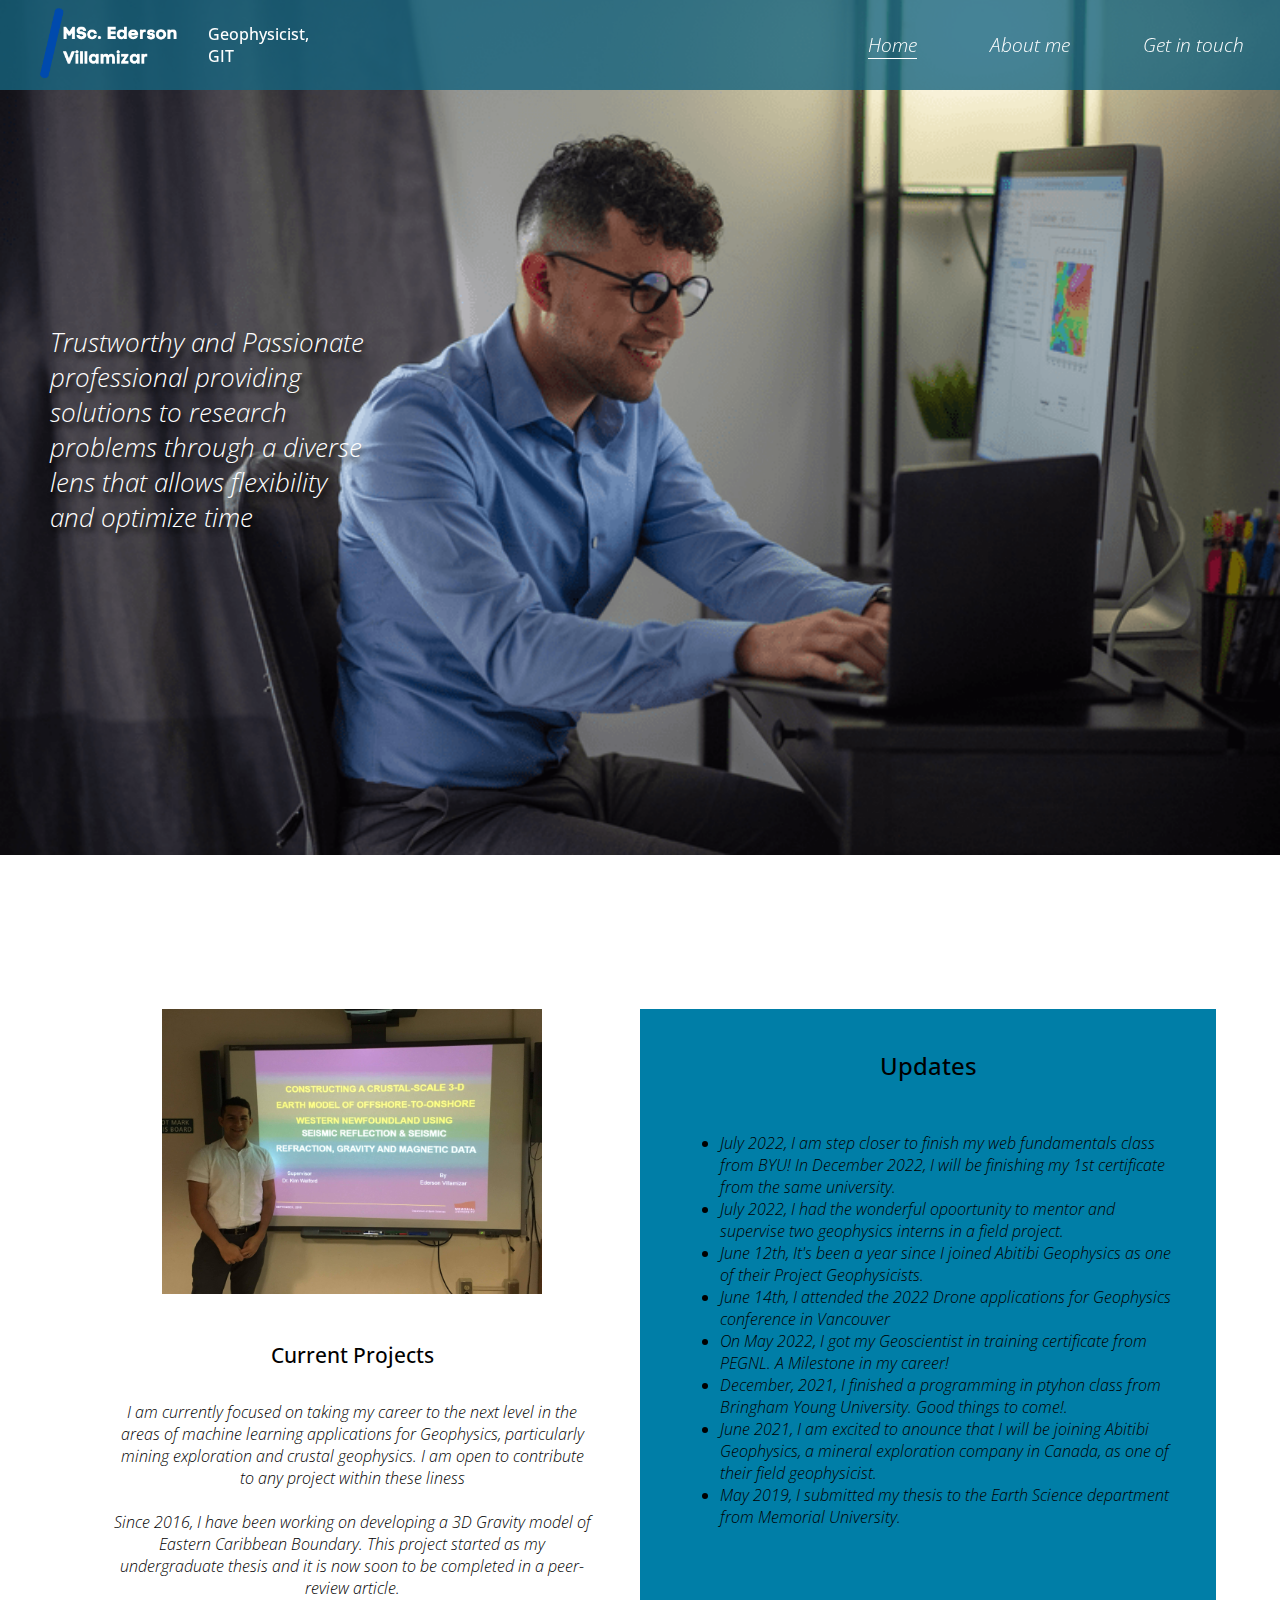
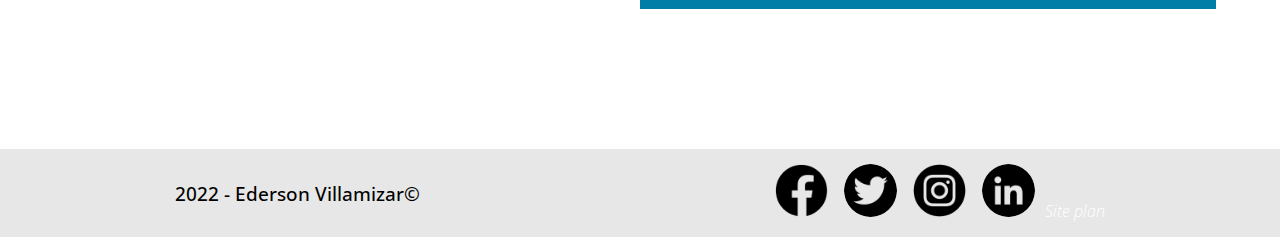
<file: psp/index.html>
<!DOCTYPE html>
<html lang="en-us">

<head>
   <link rel="preconnect" href="https://fonts.googleapis.com">
   <link rel="preconnect" href="https://fonts.gstatic.com" crossorigin>
   <link href="https://fonts.googleapis.com/css2?family=Open+Sans:ital,wght@0,500;1,300&display=swap" rel="stylesheet">
   <link rel="stylesheet" href="styles/style.css">
   <title>Ederon's home</title>
</head>

<body>
   <header>
      <a id="logo_link" href="index.html">
         <img class="logo" src="images/mylogo.png" alt="Ederson Logo">
      </a>
      <h2>Geophysicist,<br>GIT</h2>

      <nav>
         <a class="active" href="index.html">Home</a>
         <a href="about-me.html">About me</a>
         <a href="get-in-touch.html">Get in touch</a>
      </nav>

   </header>

   <main id="home-main">
      <section id="home-gal">

         <div id="home-gal__img">
            <img id="image1" src="images/coding.png" alt="Ederson working computer">
         </div>

         <p class="home-gal__text">Trustworthy and Passionate professional providing solutions to research problems through a diverse lens that allows flexibility and optimize time</p>

      </section>

      <div class="main-info">
         <section class="main-project">
            <img class='imagen1' src="images/ederson_pres.jpg" alt="imagen1">
            <section>
               <h5>Current Projects</h5>
               <p>I am currently focused on taking my career to the next level in the areas of machine learning applications 
                  for Geophysics, particularly mining exploration and crustal geophysics. I am open to contribute to any project within these liness <br>
                  <br>
                  Since 2016, I have been working on developing a 3D Gravity model of Eastern Caribbean Boundary. This project started as my undergraduate thesis and it 
                  is now soon to be completed in a peer-review article. 
               </p>
            </section>
         </section>

         <section class="main-updates">
            <section>
               <h2>Updates</h2>
               <ul>
                  <li>July 2022, I am step closer to finish my web fundamentals class from BYU! In December 2022, I will be finishing my 1st certificate from the same university.</li>
                  <li>July 2022, I had the wonderful opoortunity to mentor and supervise two geophysics interns in a field project.</li>
                  <li>June 12th, It's been a year since I joined Abitibi Geophysics as one of their Project Geophysicists.</li>
                  <li>June 14th, I attended the 2022 Drone applications for Geophysics conference in Vancouver</li>
                  <li>On May 2022, I got my Geoscientist in training certificate from PEGNL. A Milestone in my career!</li>
                  <li>December, 2021, I finished a programming in ptyhon class from Bringham Young University. Good things to come!.</li>
                  <li>June 2021, I am excited to anounce that I will be joining Abitibi Geophysics, a mineral exploration company in Canada, as one of their field geophysicist.</li>
                  <li>May 2019, I submitted my thesis to the Earth Science department from Memorial University.</li>
                  
               </ul>
            </section>
         </section>
      </div>

   </main>


   <footer>
      <h3> 2022 - Ederson Villamizar&copy; </h3>

      

   

      <div class="social">
         <a href="https://facebook.com" target="_blank">
            <img src="images/facebook.png" alt="fb icon">
         </a>
         <a href="https://twitter.com" target="_blank">
            <img src="images/twitter.png" alt="twitter icon">
         </a>
         <a href="https://instagram.com" target="_blank">
            <img src="images/instagram.png" alt="instagram icon">
         </a>
         <a href="https://www.linkedin.com/in/edersonvillamizar/" target="_blank">
            <img src="images/linkedin.png" alt="instagram icon">
         </a>
         <a href=site-plan.html> Site plan </a>
      </div>

   </footer>
   </div>


</body>

</html>
</file>
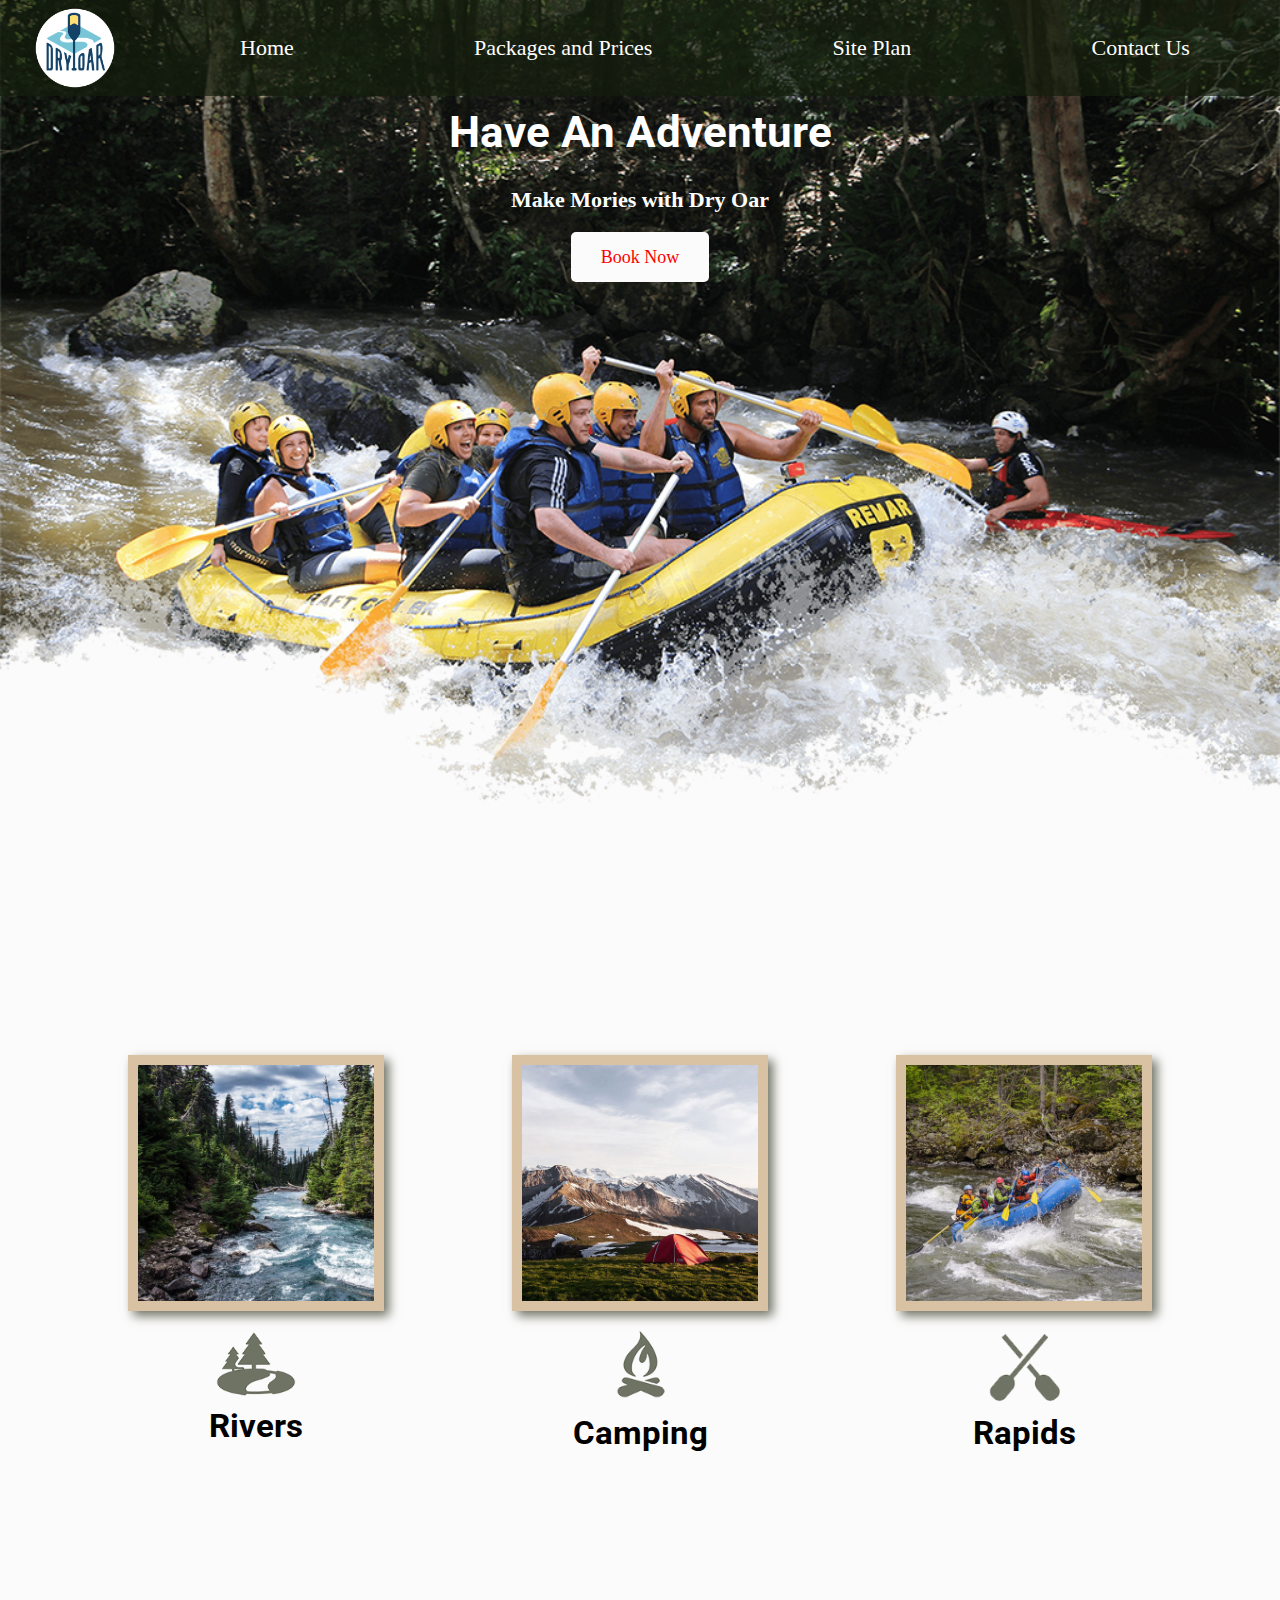
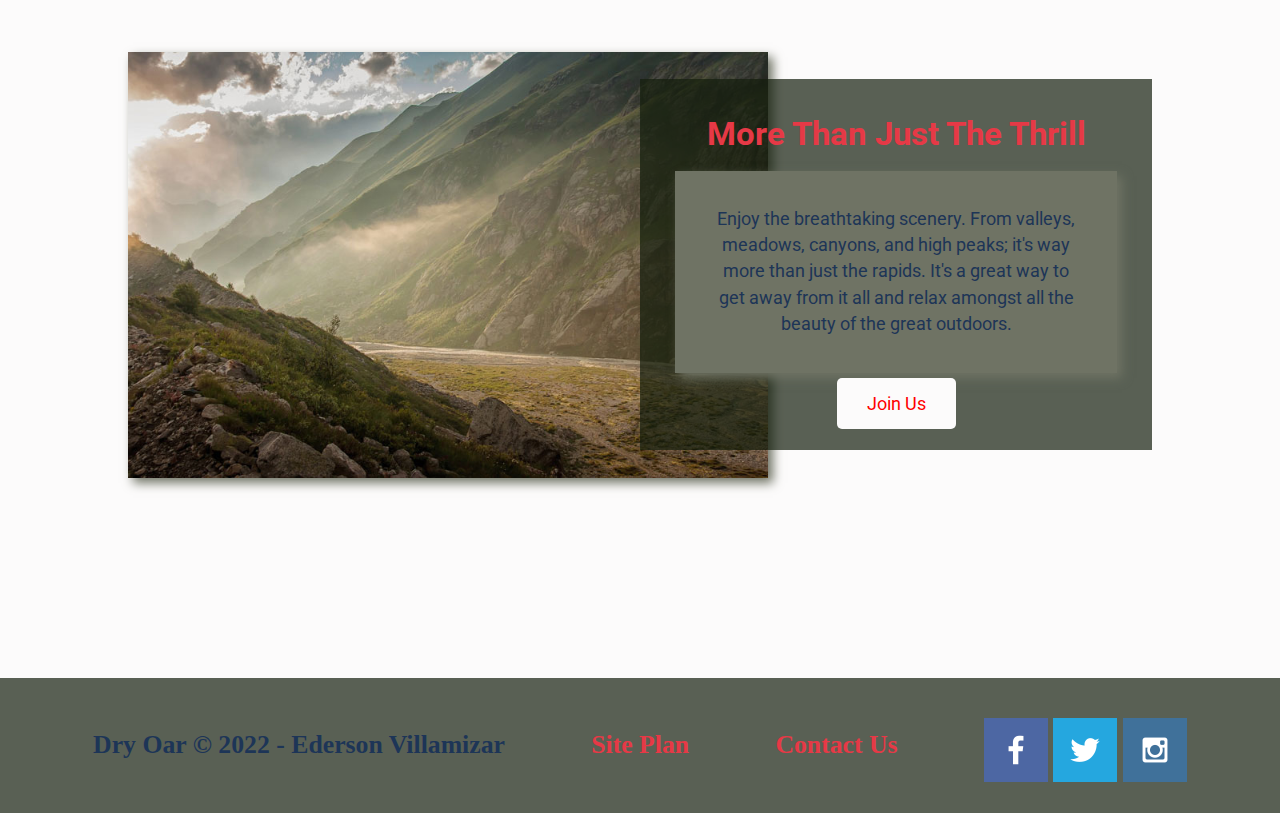
<file: wwr/index.html>
<!DOCTYPE html>
<html lang="en">
<head>
    <meta charset="UTF-8">
    <meta http-equiv="X-UA-Compatible" content="IE=edge">
    <meta name="viewport" content="width=device-width, initial-scale=1.0">
    <link rel="stylesheet" href="styles/style.css">
    <title>Whitewater Rafting Vacations | Dry Oar Boating | Home</title>
</head>

<body>
    <div id="content">

        <header>
            <a id="logo_link" href="index.html"> 
                <img class="logo" src="images/logo.png" alt="Dry Oar Logo">
            </a>
            <nav>
                <a href="index.html">Home</a>
                <a href="packages-prices.html">Packages and Prices </a>
                <a href="site-plan-rafting.html">Site Plan</a>
                <a href="contactus.html">Contact Us</a>
            </nav>

        </header>
        
        <div id="hero">
            <div id="hero-box">
                <img id="hero-img" src="images/hero.png" alt="People enjoying rafting">
            </div>
    
        <section id="hero-msg">
            <h1 class="home-title">Have An Adventure</h1>
            <h4> Make Mories with Dry Oar </h4>
            <div class="button-box">
                <a class="book" href="rates.html">Book Now</a>
            </div>
        </section>
    
         </div>
        
     <main class="home-grid">
        <section class="rivers-card">
            <img class="card-img" src="images/rivers.jpeg" alt="river in forest">
            <img class="icon" src="images/river_icon.png" alt="river icon">
            <h2>Rivers</h2>
        </section>
        <section class="camping-card">
            <img class="card-img" src="images/camping.jpeg" alt="tent in mountains">
            <img class="icon" src="images/fire_icon.png" alt="fire icon">
            <h2>Camping</h2>
        </section>
        <section class="rapids-card">
            <img class="card-img" src="images/rapids.jpeg" alt="rafting boat">
            <img class="icon" src="images/oars.png" alt="oars icon">
            <h2>Rapids</h2>
        </section> 
        <div id="backgroud"></div>
        <img class="mountains" src="images/mountains.png" alt="Misty mountains">
        <section class="msg">
            <h2>More Than Just The Thrill</h2>
            <p>Enjoy the breathtaking scenery. From valleys, meadows, canyons, and high peaks; it's way more than just the rapids. It's a great way to get away from it all and relax amongst all the beauty of the great outdoors. </p>
            <a class='join' href="rivers.html">Join Us</a>
        </section>
     </main>
          
     <footer>
        <h3>Dry Oar &copy; 2022 - Ederson Villamizar</h3>
        <h3><a href="site-plan-rafting.html">Site Plan</a></h3>
        <h3><a href="contactus.html">Contact Us</a></h3>
        <div class="social">
            <a href="https://facebook.com" target="_blank">
                <img src="images/facebook.png" alt="fb icon">
            </a>
            <a href="https://twitter.com" target="_blank">
                <img src="images/twitter.png" alt="twitter icon">
            </a>
            <a href="https://instagram.com" target="_blank">
                <img src="images/instagram.png" alt="instagram icon">
            </a>
        </div>
    
     </footer>
    </div>

    
</body>
</html>
</file>
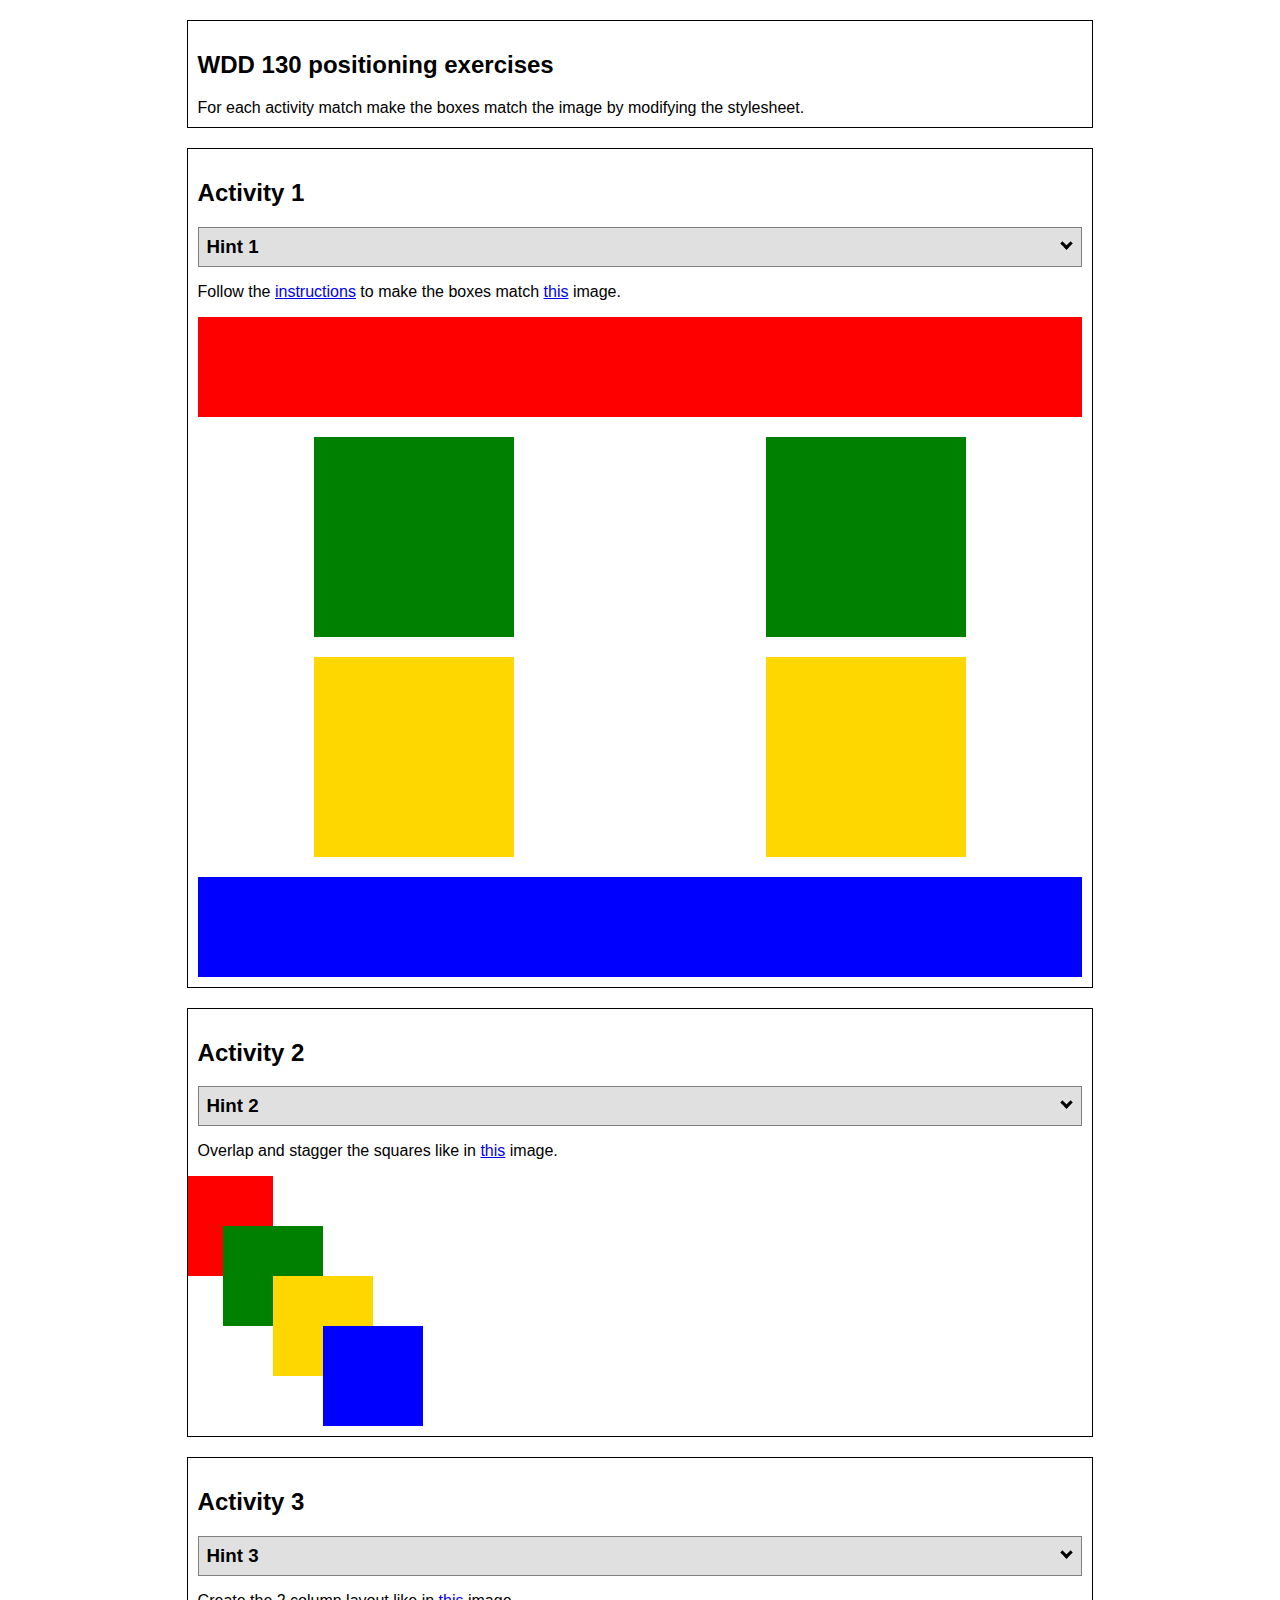
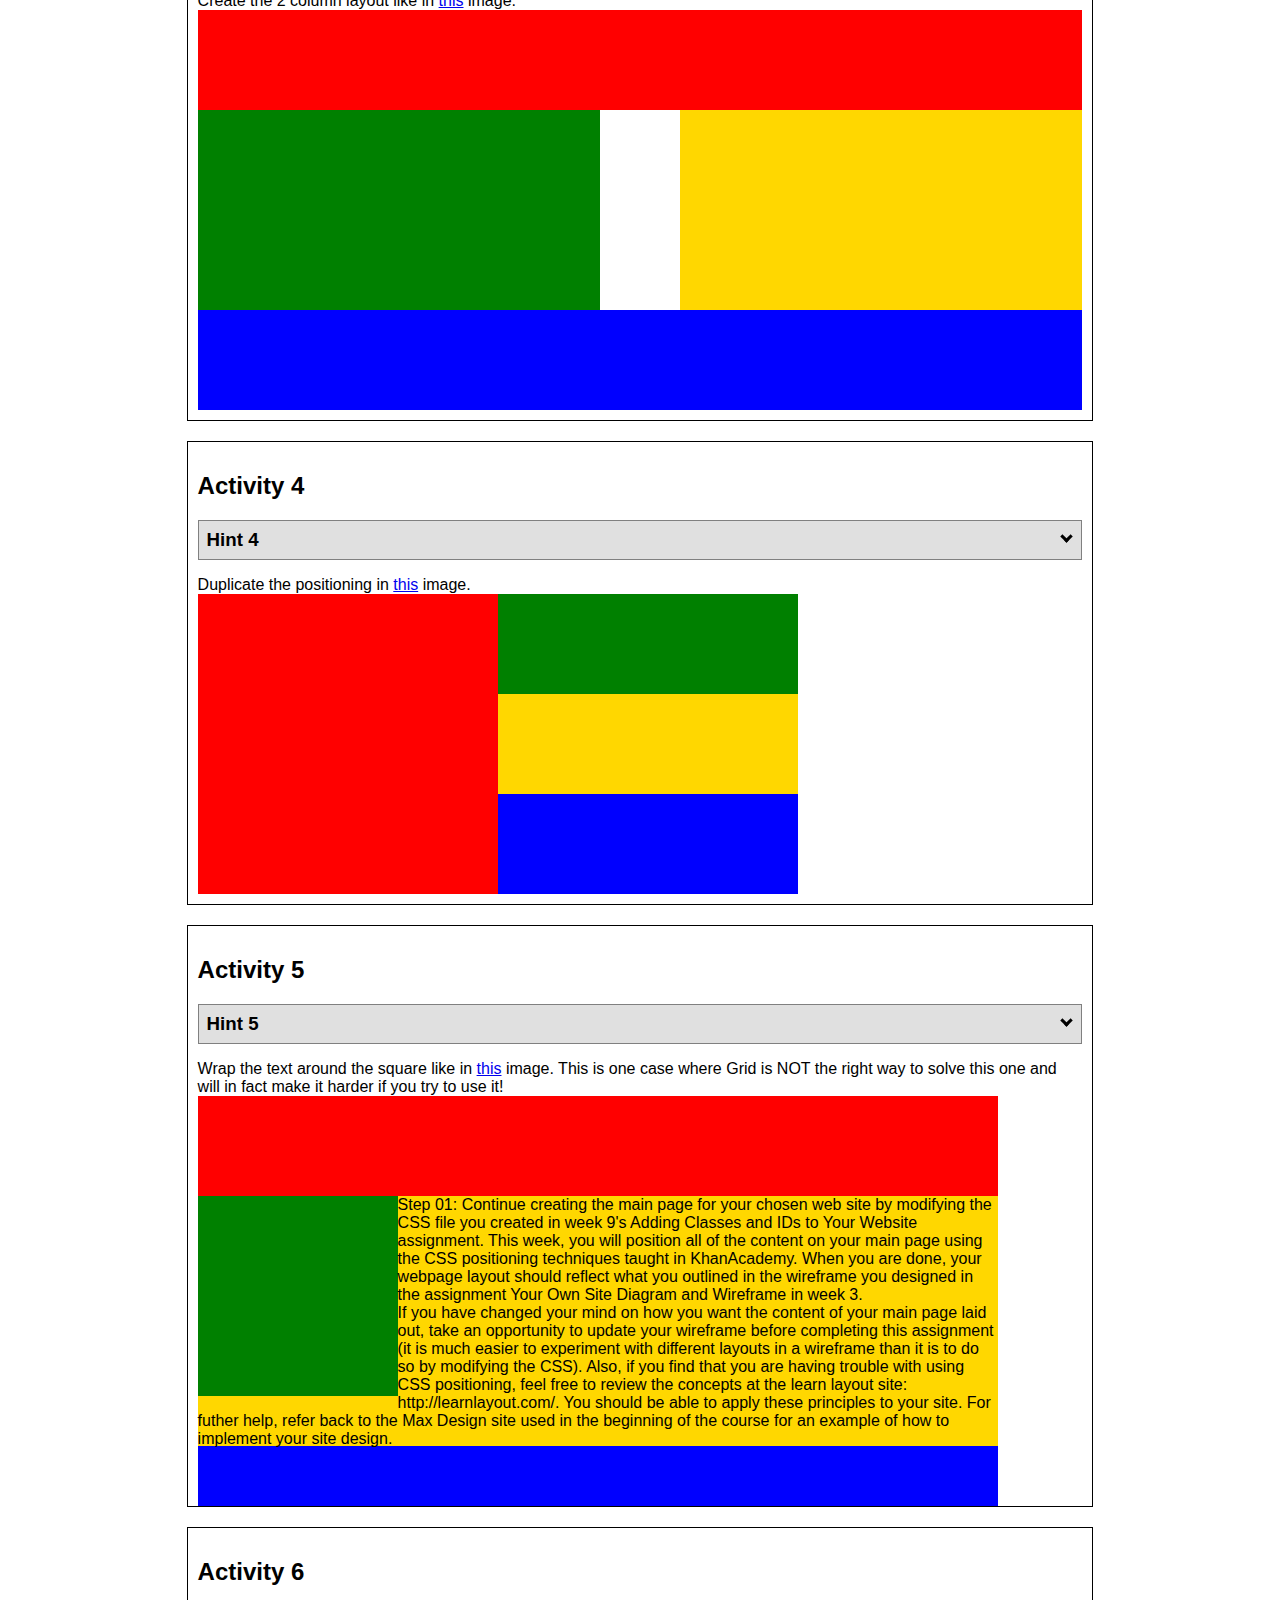
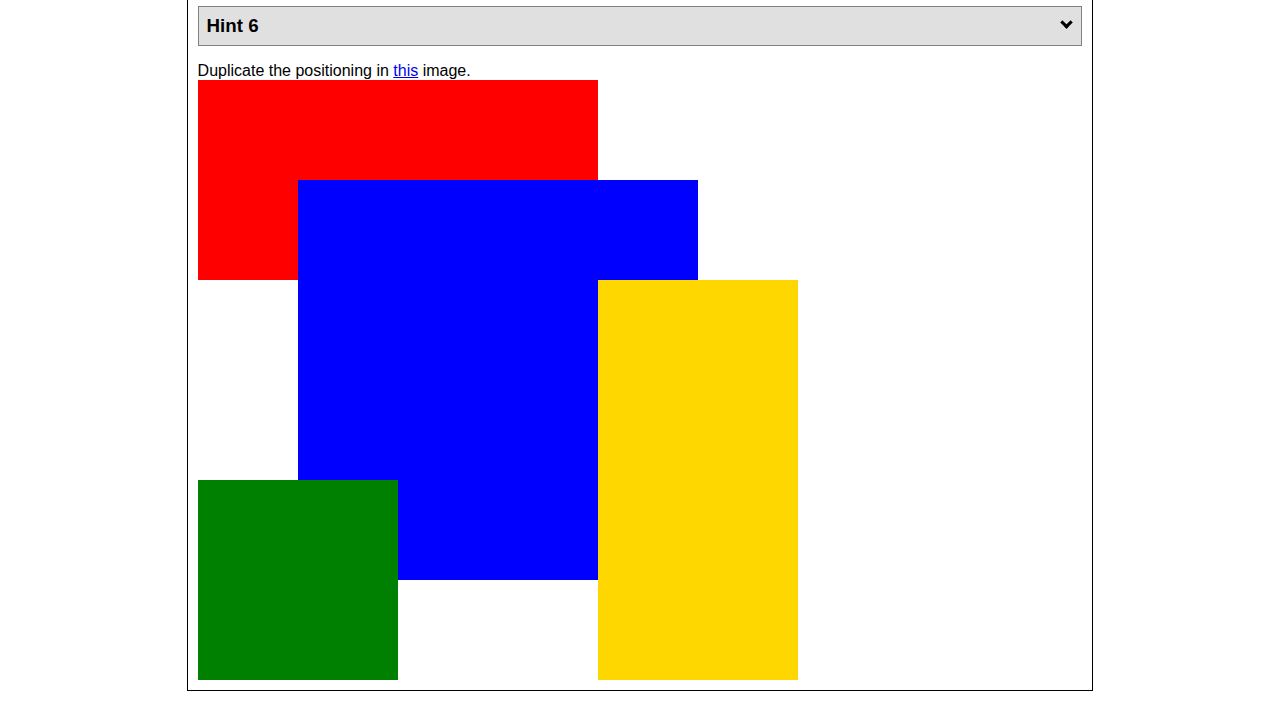
<file: positioning.html>
<!DOCTYPE html>
<html lang="en">
  <head>
    <!-- HTML - Name: positioning.html -->
    <title>Positioning Activity</title>
    <link rel="stylesheet" type="text/css" href="positionstyles.css" />
  </head>
  <body>
    <div class="activity">
      <h2>WDD 130 positioning exercises</h2>
      For each activity match make the boxes match the image by modifying the stylesheet.</div>
    <div class="activity">
      <h2>Activity 1</h2>
      <section class="hint"><input type="checkbox" ><i></i> <h3>Hint 1</h3><div><p>Check out the <a href="https://byui-wdd.github.io/wdd130/activities/w06-css-positioning.html" target="_blank">activity instructions</a> in Ilearn!</p></div></section>
      <p>Follow the <a href="https://byui-wdd.github.io/wdd130/activities/w06-css-positioning.html" target="_blank">instructions</a> to make the boxes match  <a href="https://byui-wdd.github.io/wdd130/images/example1.png" target="_blank">this</a> image.</p>
      <div class="content1" >
        <div class="red1" ></div>
        <div class="green1" ></div>
        <div class="green1" ></div>
        <div class="yellow1"></div>
        <div class="yellow1"></div>
        <div class="blue1"></div>
      </div>
    </div>
    <div class="activity">
      <h2>Activity 2</h2>
      <section class="hint"><input type="checkbox" > <h3>Hint 2</h3><i></i><div><p>Remember that the best way to shift elements around slightly on the page is with Margins.  You could also use Grid.  Either would work for this. If you choose margin, you can use a <em>negative</em> margin. (ie margin-top: -20px;)</p><h4>Properties used:</h4><ul><li>margin-top, margin-left</li><li>...or...</li><li>grid-template-columns: 50px 50px 50px 50px 50px </li></ul></div></section>
      <p>Overlap and stagger the squares like in <a href="https://byui-wdd.github.io/wdd130/images/example2.png" target="_blank">this</a> image.</p>
      <div class="content2" >
        <div class="red2" ></div>
        <div class="green2" ></div>
        <div class="yellow2"></div>
        <div class="blue2"></div>
      </div>
    </div>
    <div class="activity">
      <h2>Activity 3</h2>
      <section class="hint"><input type="checkbox" > <h3>Hint 3</h3><i></i><div><p>This one is going to be best solved with CSS Grid. Remember to make the boxes the right width first...then start moving them around. </p><h4>Properties used:</h4><ul><li>display:grid;</li><li>grid-template-columns:</li><li>grid-column-gap:</li>
        <li>grid-column:</li>  </ul></div></section>
      Create the 2 column layout like in <a href="https://byui-wdd.github.io/wdd130/images/example3.png" target="_blank">this</a>  image.
      <div class="content3" >
        <div class="red3" ></div>
        <div class="green3" ></div>
        <div class="yellow3"></div>
        <div class="blue3"></div>
      </div>
    </div>
    <div class="activity">
      <h2>Activity 4</h2>
      <section class="hint"><input type="checkbox" > <h3>Hint 4</h3><i></i><div><p>For the others we have been primarily concerned with width. For this one you will need to adjust height as well. </p><h4>Properties used:</h4><ul><li>display:grid;</li><li>grid-template-columns:</li><li>grid-row:</li></ul></div></section>
      Duplicate the positioning in <a href="https://byui-wdd.github.io/wdd130/images/example4.png" target="_blank">this</a> image. 
      <div class="content4" >
        <div class="red4" ></div>
        <div class="green4" ></div>
        <div class="yellow4"></div>
        <div class="blue4"></div>
      </div>
    </div>

    <div class="activity">
      <h2>Activity 5</h2>
      <section class="hint"><input type="checkbox" > <h3>Hint 5</h3><i></i><div><p>Grid is <strong>not</strong> the right way to do this.  In fact there is only one way to really do that...and that is with float. Remember that we float the thing we want the text to wrap around.  Also remember to start by making all the shapes the right size and shape.</p><h4>Properties used:</h4><ul><li>float: left;</li></ul></div></section>
      Wrap the text around the square like in <a href="https://byui-wdd.github.io/wdd130/images/example5.png" target="_blank">this</a> image. This is one case where Grid is NOT the right way to solve this one and will in fact make it harder if you try to use it!
      <div class="content5" >
        <div class="red5" ></div>
        <div class="green5" ></div>
        <div class="yellow5">Step 01: Continue creating the main page for your chosen web site by modifying the CSS file you created in week 9's Adding Classes and IDs to Your Website assignment. This week, you will position all of the content on your main page using the CSS positioning techniques taught in KhanAcademy. When you are done, your webpage layout should reflect what you outlined in the wireframe you designed in the assignment Your Own Site Diagram and Wireframe in week 3. <br />
          If you have changed your mind on how you want the content of your main page laid out, take an opportunity to update your wireframe before completing this assignment (it is much easier to experiment with different layouts in a wireframe than it is to do so by modifying the CSS). Also, if you find that you are having trouble with using CSS positioning, feel free to review the concepts at the learn layout site: http://learnlayout.com/. You should be able to apply these principles to your site. For futher help, refer back to the Max Design site used in the beginning of the course for an example of how to implement your site design.</div>
        <div class="blue5"></div>
      </div>
    </div>
    <div class="activity">
      <h2>Activity 6</h2>
      <section class="hint"><input type="checkbox" > <h3>Hint 6</h3><i></i><div><p>This one is all about visualizing the grid behind the layout. If you are having a hard time doing that first: all the sizes are even multiples of 100, and second here is another example with the lines drawn: <a href="https://byui-wdd.github.io/wdd130/images/example6-hint.png" target="_blank">example 6 with lines</a>. For this one you will find it easiest if you use px for the column width. You can also use <kbd>z-index</kbd> to control the element layering.    </p><h4>Properties used:</h4><ul><li>display:grid;</li><li>grid-template-columns:</li><li>grid-column:</li><li>grid-row:</li><li><a href="https://www.w3schools.com/cssref/pr_pos_z-index.asp" target="_blank">z-index:</a></li></ul></div></section>
      Duplicate the positioning in <a href="https://byui-wdd.github.io/wdd130/images/example6.png" target="_blank">this</a> image.
      <div class="content6" >
        <div class="red6" ></div>
        <div class="green6" ></div>
        <div class="yellow6"></div>
        <div class="blue6"></div>
      </div>
    </div>
  </body>
</html>
</file>
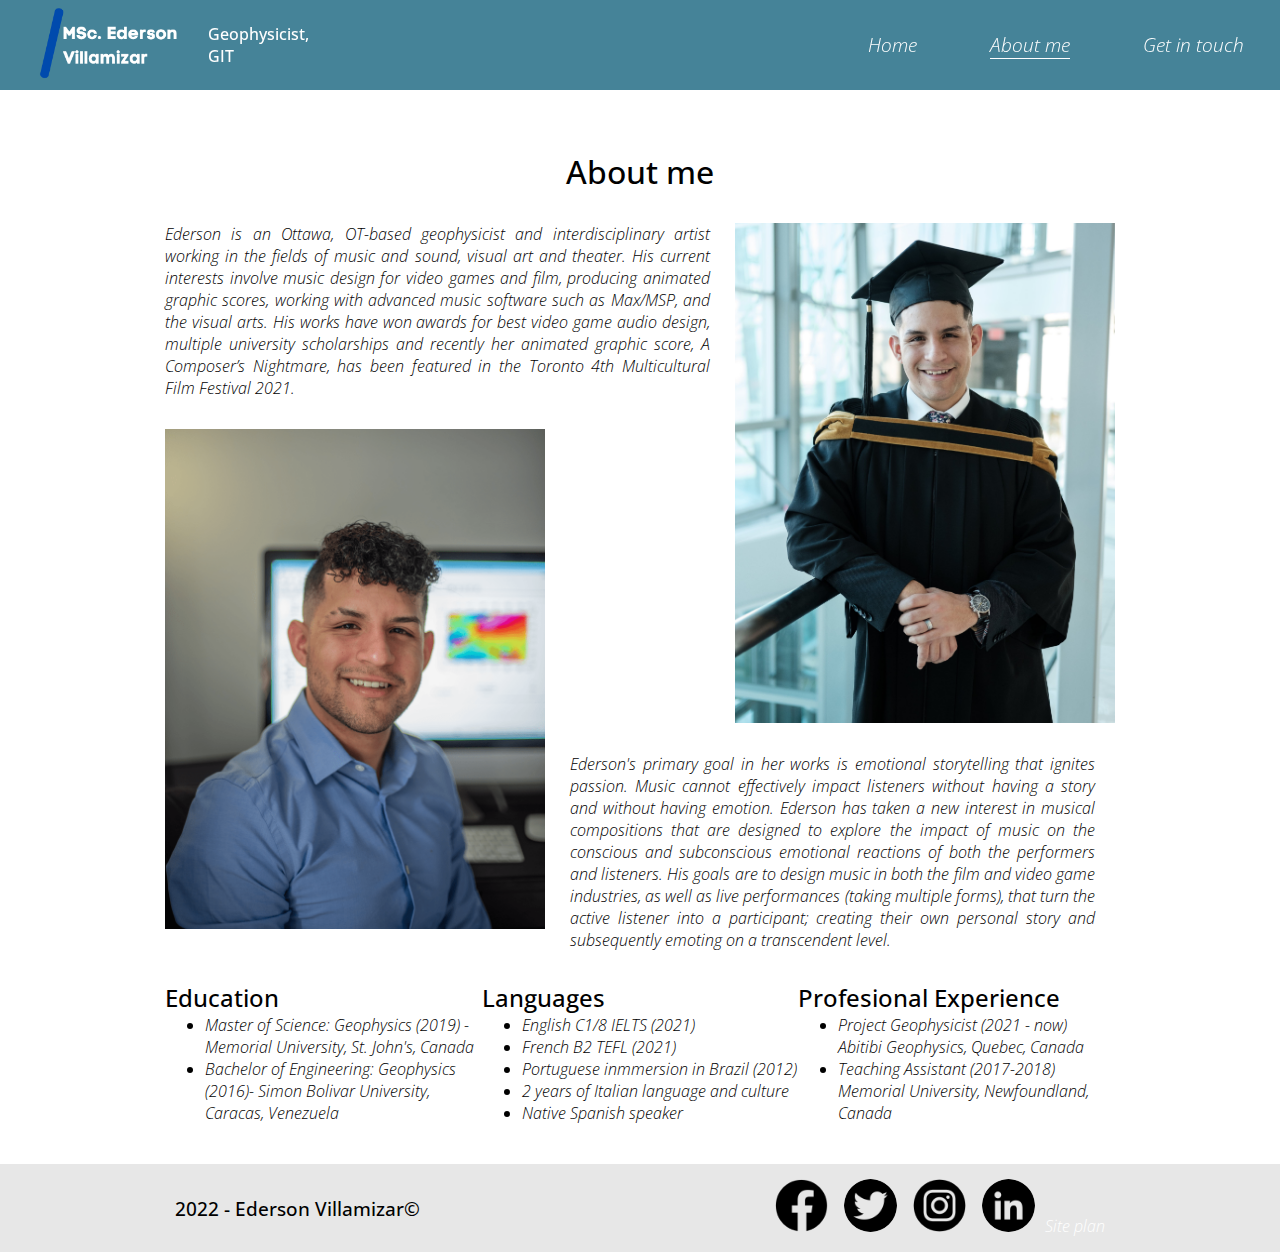
<file: psp/about-me.html>
<!DOCTYPE html>
<html lang="en-us">
   
   <head>
      <link rel="stylesheet" href="styles/style.css">
      <link rel="preconnect" href="https://fonts.gstatic.com" crossorigin>
      <link href="https://fonts.googleapis.com/css2?family=Open+Sans:ital,wght@0,500;1,300&display=swap" rel="stylesheet"> 
      <title>About me</title>
   </head> 

   <body>
      <header>
         <a id="logo_link" href="index.html"> 
            <img class="logo" src="images/mylogo.png" alt="Ederson Logo">
         </a>
         <h2>Geophysicist,<br>GIT</h2>

         <nav>
            <a href="index.html">Home</a>
            <a class="active" href="about-me.html">About me</a>
            <a href="get-in-touch.html">Get in touch</a>
         </nav>

      </header>

      
      <main id="main-about">
         <h1>About me</h1>
    
         <!-- first article -->
         <p class="about-first-art">Ederson is an Ottawa, OT-based geophysicist and interdisciplinary artist working in the fields of music and sound, visual art and theater. His current interests involve music design for video games and film, producing animated graphic scores, working with advanced music software such as Max/MSP, and the visual arts. His works have won awards for best video game audio design, multiple university scholarships and recently her animated graphic score, A Composer’s Nightmare, has been featured in the Toronto 4th Multicultural Film Festival 2021. </p>
         <img class="about-first-art imagen2" src="images/ederson_grad.jpg" alt="imagen2">

         <!-- Second article -->
         <p class="about-second-art">Ederson's primary goal in her works is emotional storytelling that ignites passion. Music cannot effectively impact listeners without having a story and without having emotion. Ederson has taken a new interest in musical compositions that are designed to explore the impact of music on the conscious and subconscious emotional reactions of both the performers and listeners. His goals are to design music in both the film and video game industries, as well as live performances (taking multiple forms), that turn the active listener into a participant; creating their own personal story and subsequently emoting on a transcendent level.
         </p>
         <img class='imagen3 about-second-art' src="images/computerbackground.png" alt="imagen3">

         <section class="about-atributes">
            <section class="Education">
               <h2>Education</h2>
               <ul>
                  <li>Master of Science: Geophysics (2019) - Memorial University, St. John's, Canada</li>
                  <li>Bachelor of Engineering: Geophysics (2016)- Simon Bolivar University, Caracas, Venezuela</li>
               </ul>
            </section>
  
           <section class="Languages"> 
               <h2>Languages</h2>
               <ul>
                  <li>English C1/8 IELTS (2021)</li>
                  <li>French B2 TEFL (2021)</li>
                  <li>Portuguese inmmersion in Brazil (2012)</li>
                  <li>2 years of Italian language and culture</li>
                  <li>Native Spanish speaker</li>
               </ul>
           </section>
  
           <section class="Experience">
               <h2>Profesional Experience</h2>
               <ul>
                  <li>Project Geophysicist (2021 - now)   Abitibi Geophysics, Quebec, Canada </li>
                  <li>Teaching Assistant (2017-2018) Memorial University, Newfoundland, Canada</li>
               </ul>
           </section>
         </section>
         
      </main>


      <footer>
         <h3> 2022 - Ederson Villamizar&copy; </h3>

      
         <div class="social">
             <a href="https://facebook.com" target="_blank">
                 <img src="images/facebook.png" alt="fb icon">
             </a>
             <a href="https://twitter.com" target="_blank">
                 <img src="images/twitter.png" alt="twitter icon">
             </a>
             <a href="https://instagram.com" target="_blank">
                 <img src="images/instagram.png" alt="instagram icon">
             </a>
             <a href="https://www.linkedin.com/in/edersonvillamizar/" target="_blank">
               <img src="images/linkedin.png" alt="instagram icon">
           </a>
           <a href=site-plan.html> Site plan </a>
         </div>
     
      </footer>
     </div>
 

   </body>
</html>
</file>
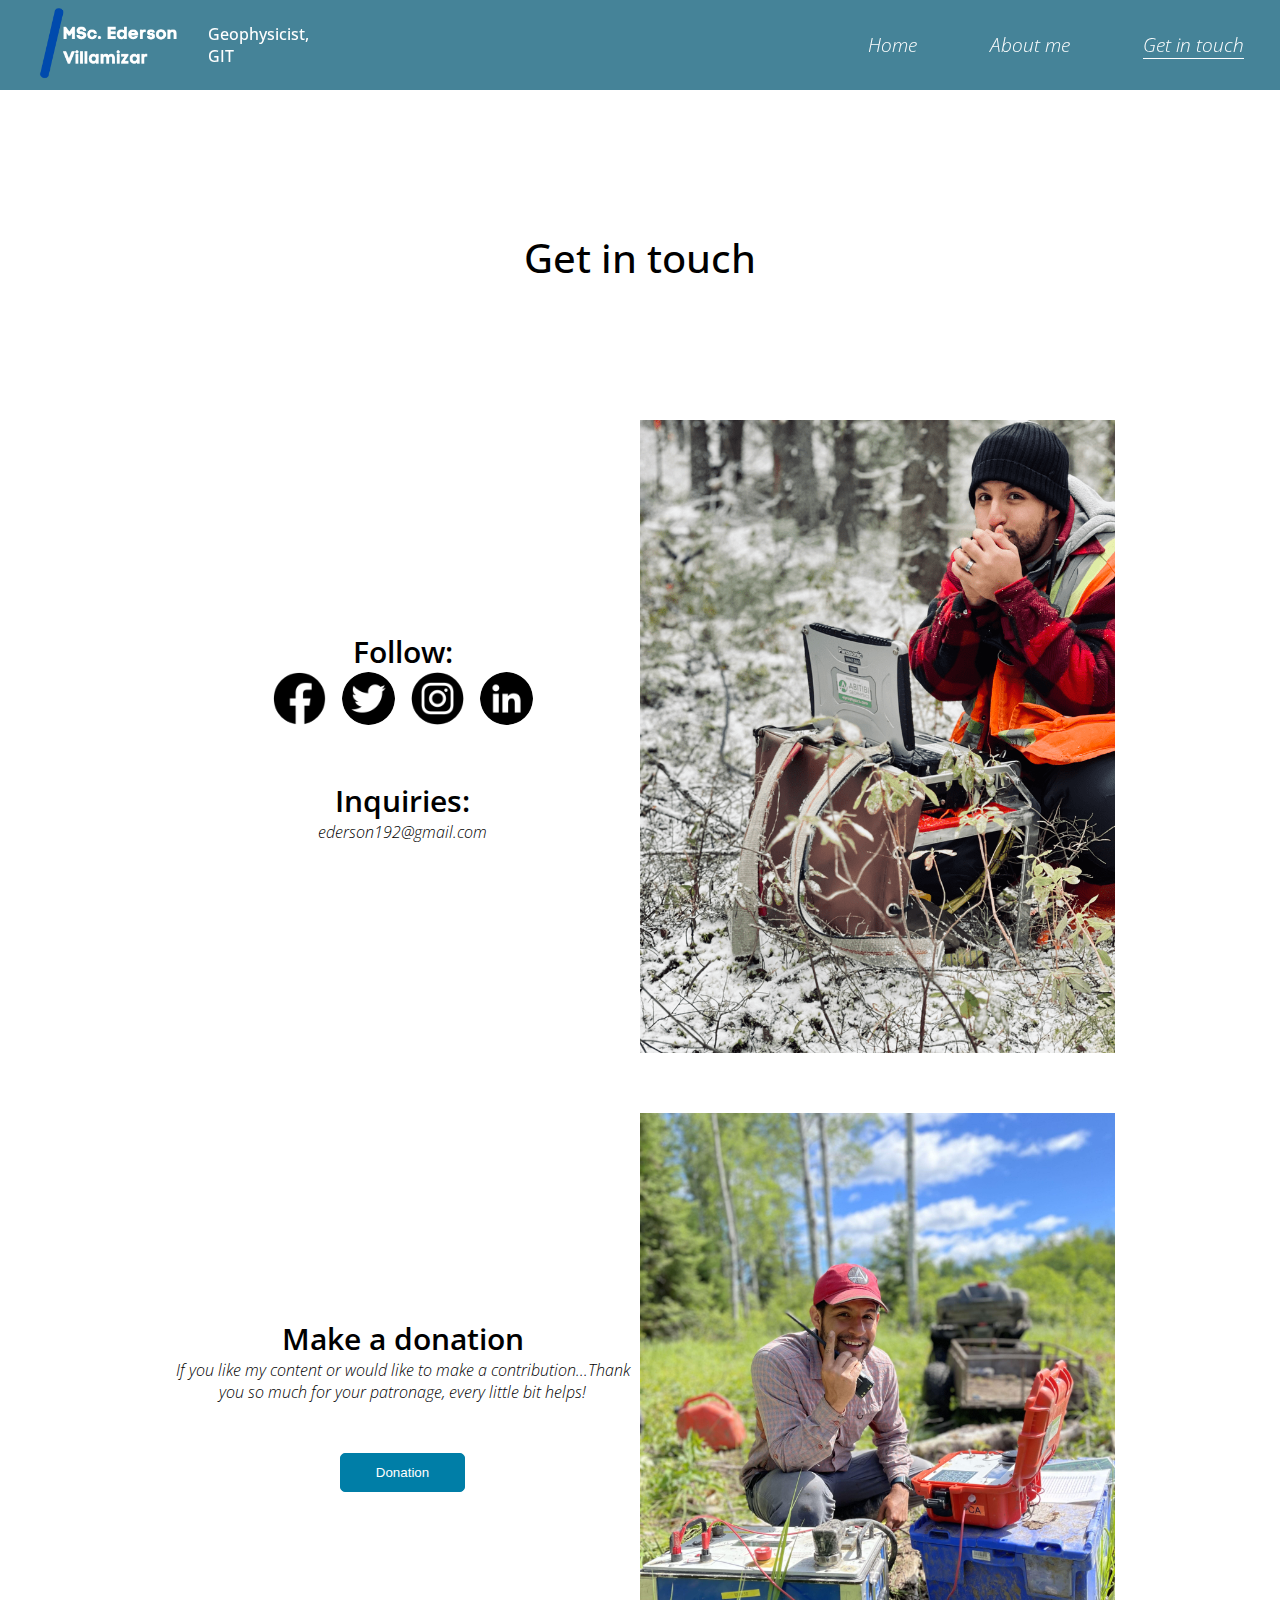
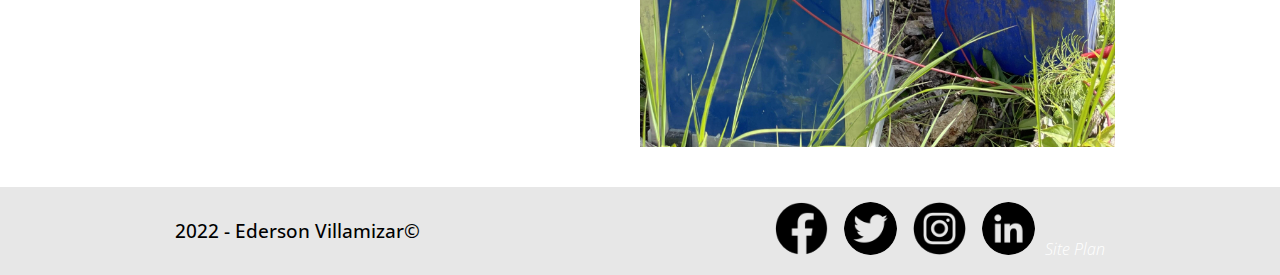
<file: psp/get-in-touch.html>
<!DOCTYPE html>
<html lang="en-us">

<head>
    <link rel="stylesheet" href="styles/style.css">
    <link rel="preconnect" href="https://fonts.gstatic.com" crossorigin>
      <link href="https://fonts.googleapis.com/css2?family=Open+Sans:ital,wght@0,500;1,300&display=swap" rel="stylesheet"> 
    <title>Get in touch</title>
</head>

<body>
    <header>
        <a id="logo_link" href="index.html"> 
           <img class="logo" src="images/mylogo.png" alt="Ederson Logo">
        </a>
        <h2>Geophysicist,<br>GIT</h2>

        <nav>
           <a href="index.html">Home</a>
           <a href="about-me.html">About me</a>
           <a class="active" href="get-in-touch.html">Get in touch</a>
        </nav>

     </header>


    <main id="main-get">
        <h1>Get in touch</h1>
        <section class="main-get-1">
            <section class="get-touch main-get__section">
                <h2>Follow:</h2>
                <a href="https://facebook.com" target="_blank">
                    <img class="social-img" src="images/facebook.png" alt="fb icon">
                </a>
                <a href="https://twitter.com" target="_blank">
                    <img class="social-img"  src="images/twitter.png" alt="twitter icon">
                </a>
                <a href="https://instagram.com" target="_blank">
                    <img class="social-img" src="images/instagram.png" alt="instagram icon">
                </a>
                <a href="https://www.linkedin.com/in/edersonvillamizar/" target="_blank">
                    <img class="social-img" src="images/linkedin.png" alt="instagram icon">
                </a>

                <h2 class="get-touch__h2">Inquiries:</h2>
                <p>ederson192@gmail.com</p>
            </section>

            <img class='image4' src="images/image4.png" alt="image4">
        </section>

        <section class="main-get-2 ">
            <section class="donation main-get__section">
                <h2>Make a donation</h2>
                <p>If you like my content or would like to make a contribution...Thank you so much for your patronage,
                    every little bit helps!</p>
                <a class="book" href="#">
                    <button class="button-box">
                        Donation
                    </button>
                </a>
            </section>
            <img src="images/ederson_field.jpg" alt="testing">
        </section>

    </main>

    <footer>
        <h3> 2022 - Ederson Villamizar&copy; </h3> 
       

        <div class="social">
            <a href="https://facebook.com" target="_blank">
                <img src="images/facebook.png" alt="fb icon">
            </a>
            <a href="https://twitter.com" target="_blank">
                <img src="images/twitter.png" alt="twitter icon">
            </a>
            <a href="https://instagram.com" target="_blank">
                <img src="images/instagram.png" alt="instagram icon">
            </a>
            <a href="https://www.linkedin.com/in/edersonvillamizar/" target="_blank">
                <img src="images/linkedin.png" alt="instagram icon">
            </a>
            <a href=site-plan.html>Site Plan </a>
        </div>

    </footer>
    </div>


</body>

</html>
</file>
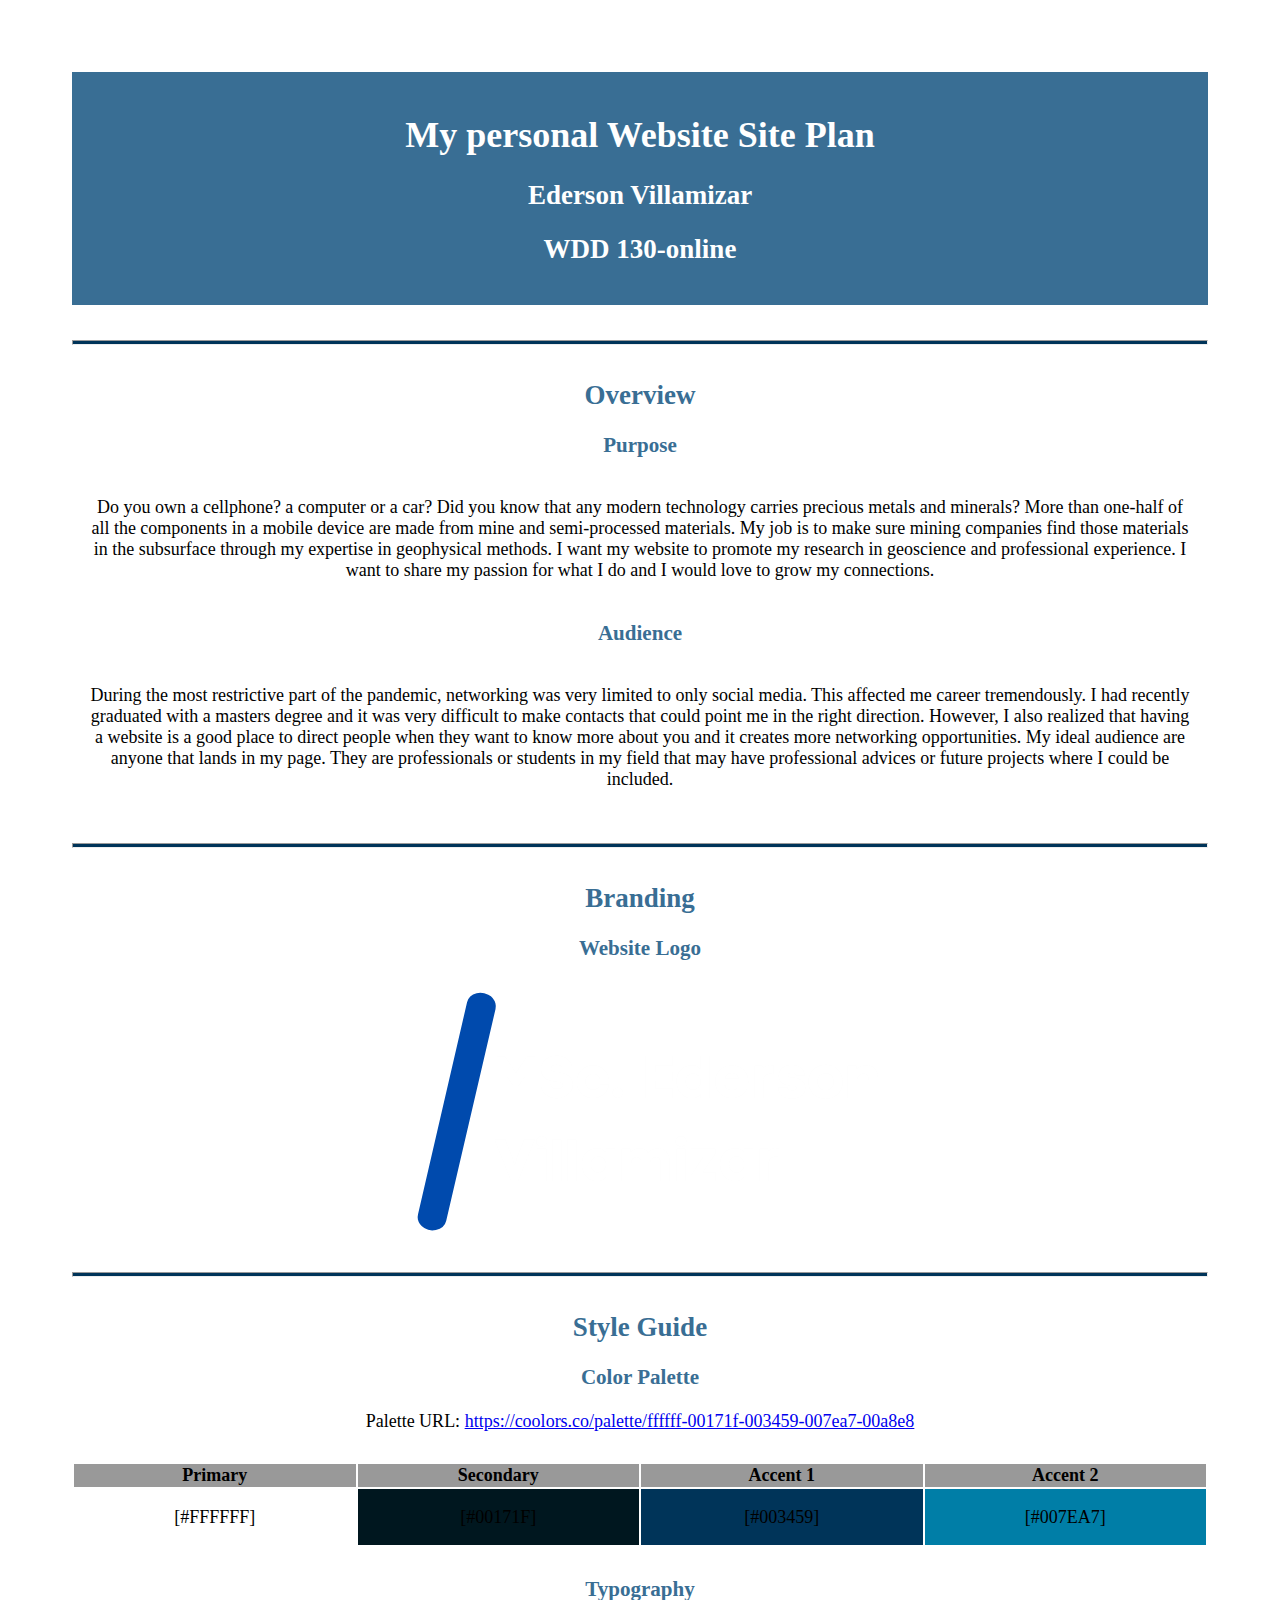
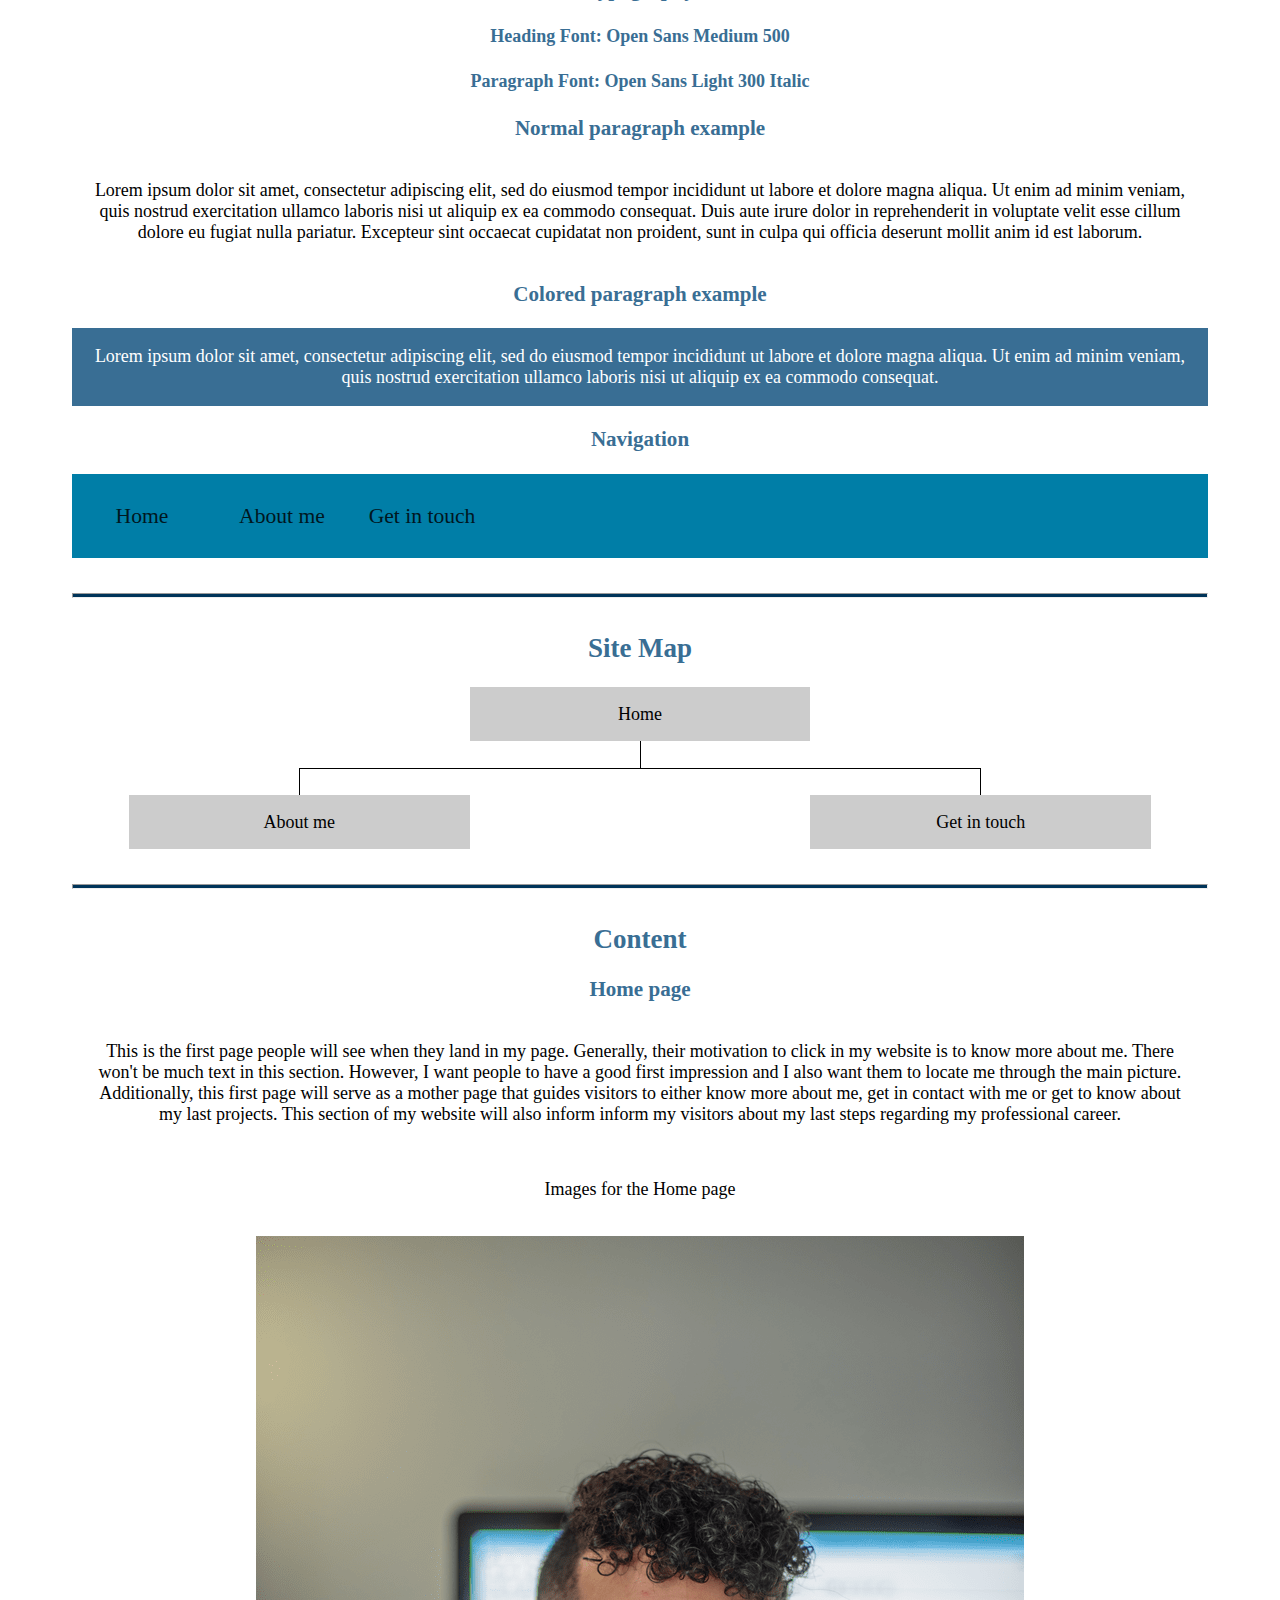
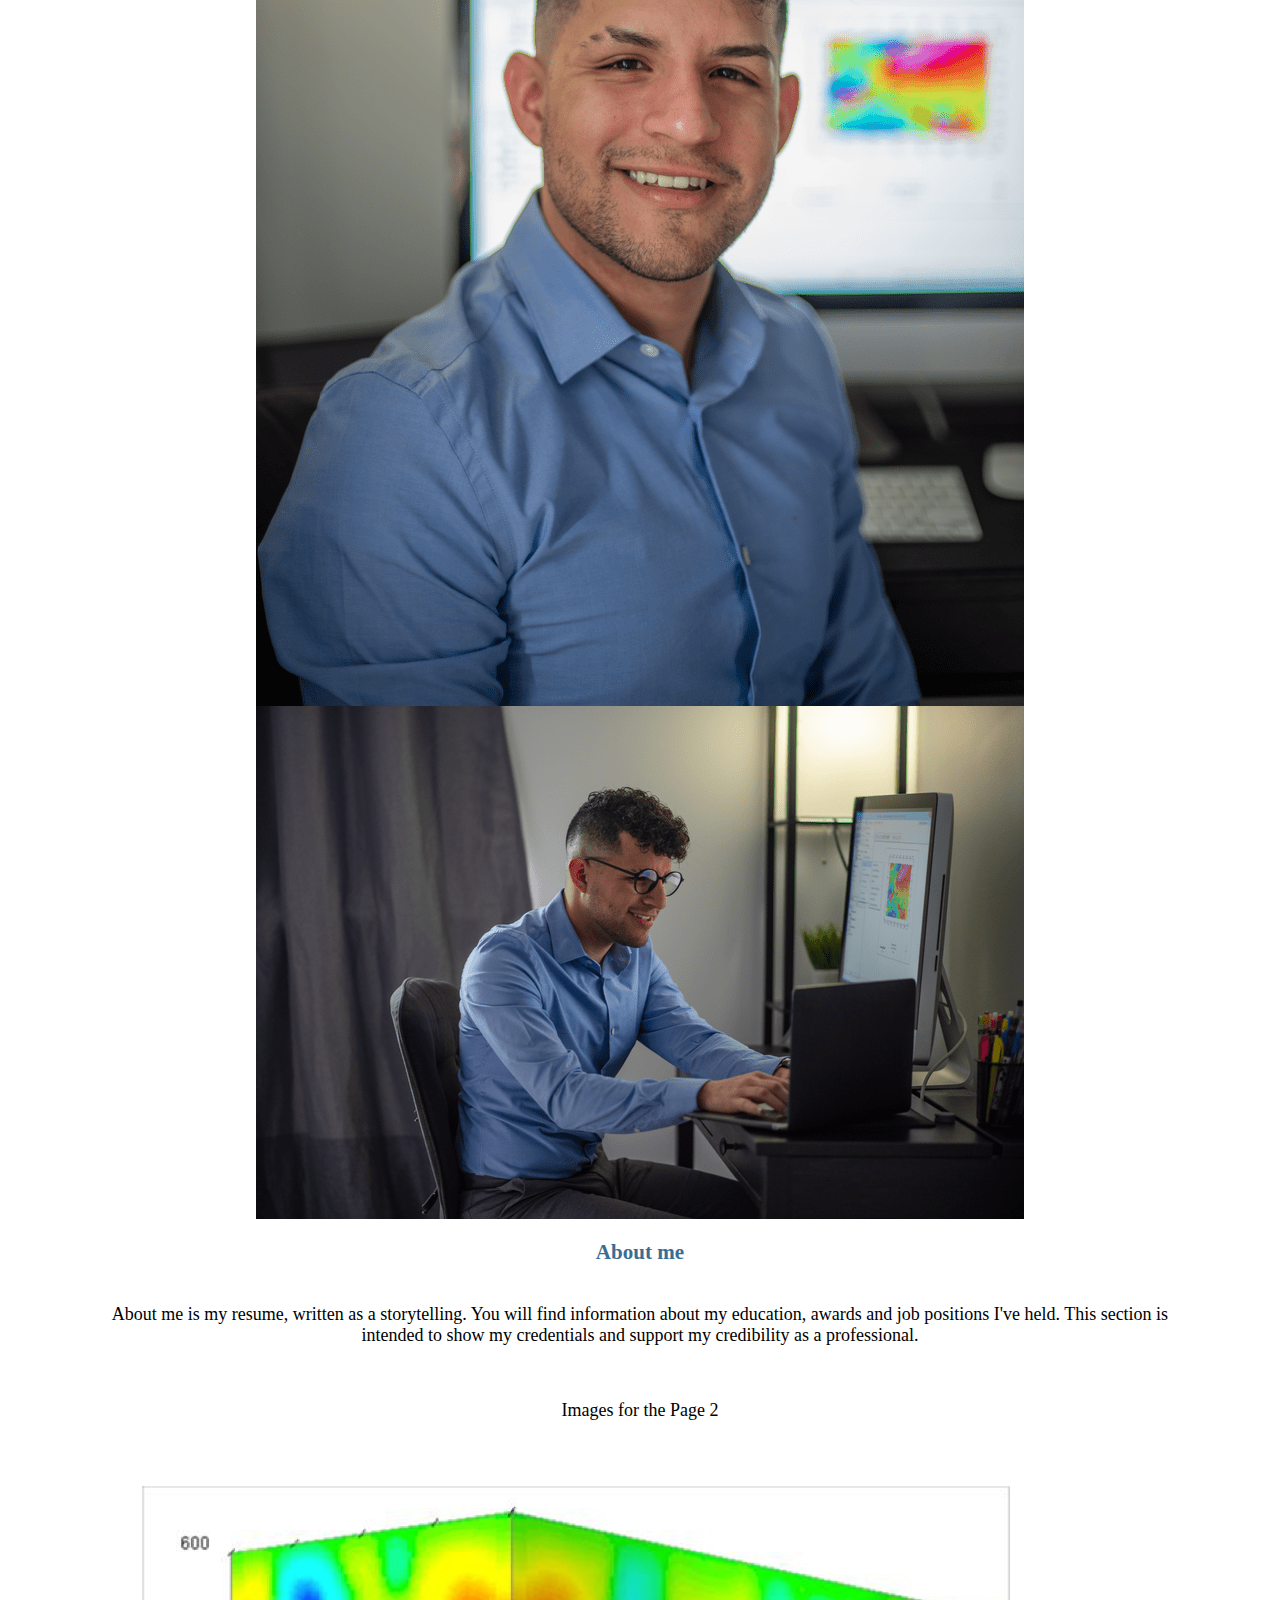
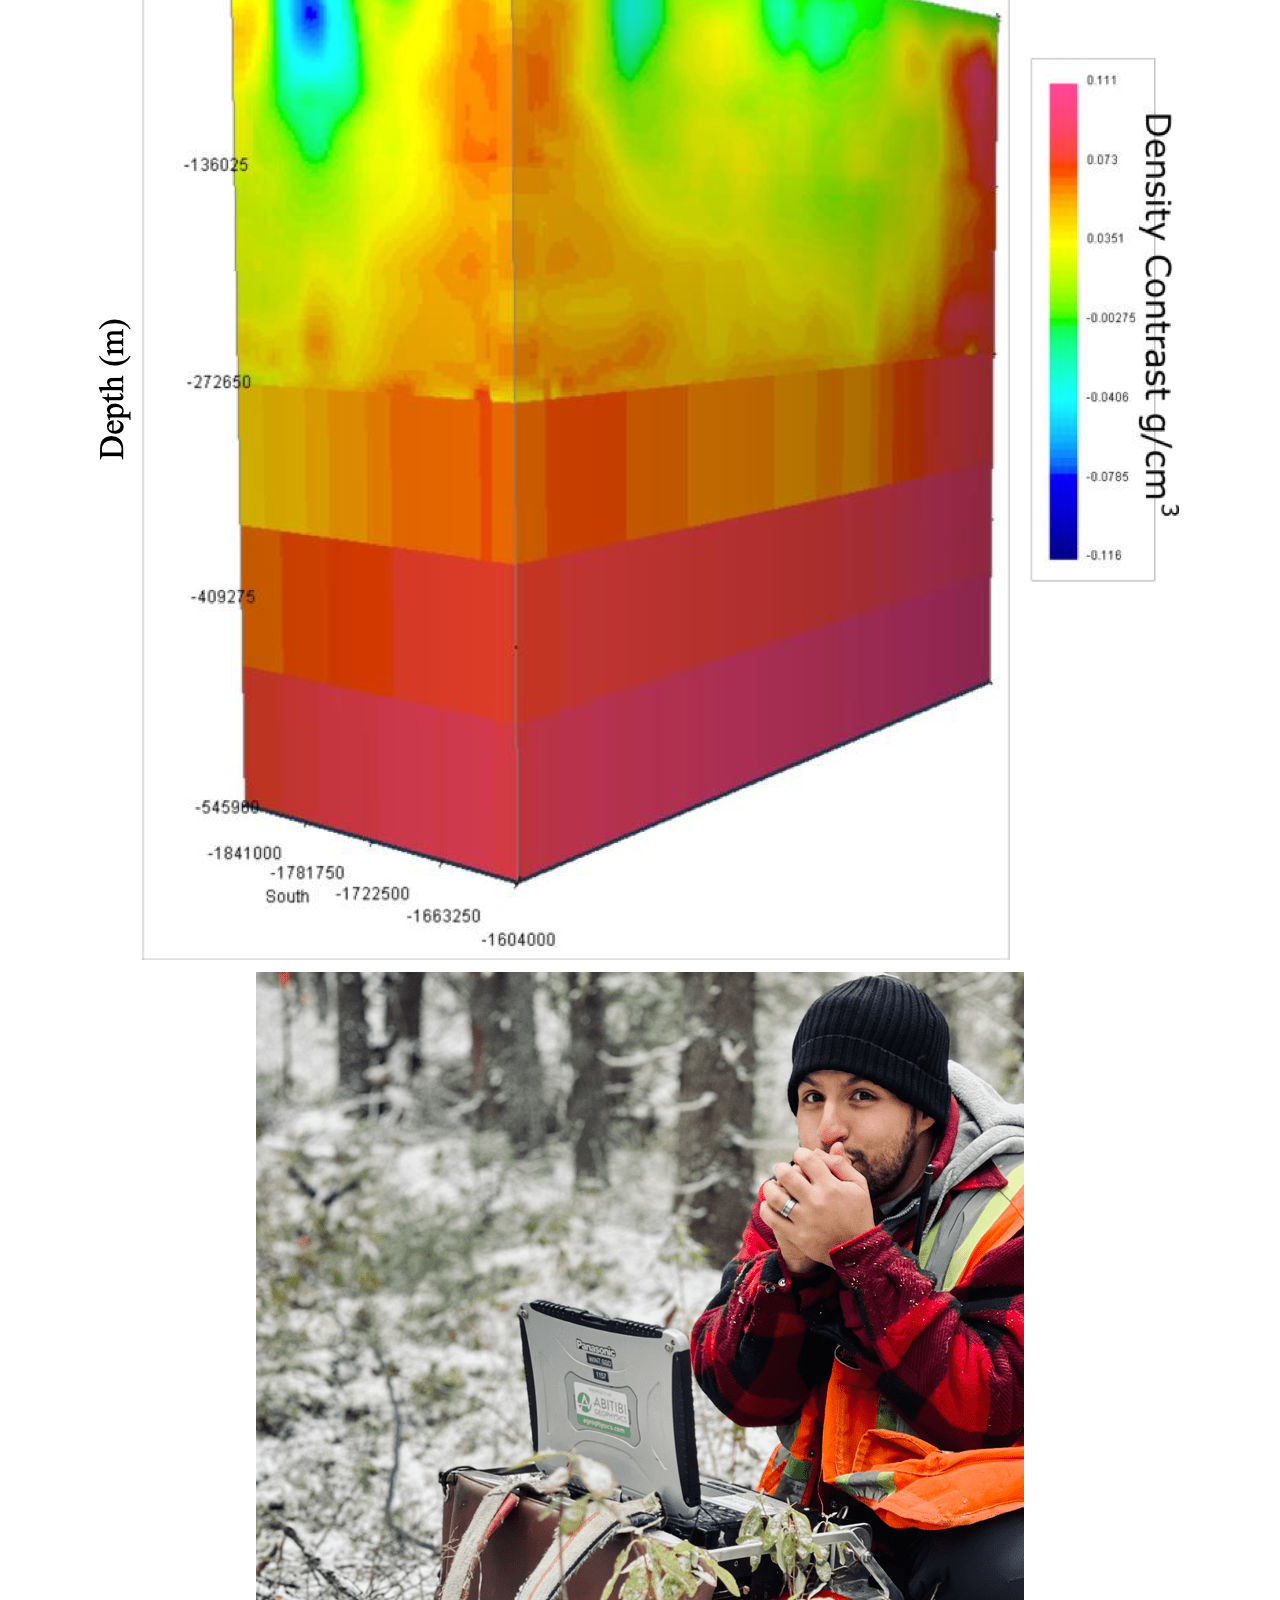
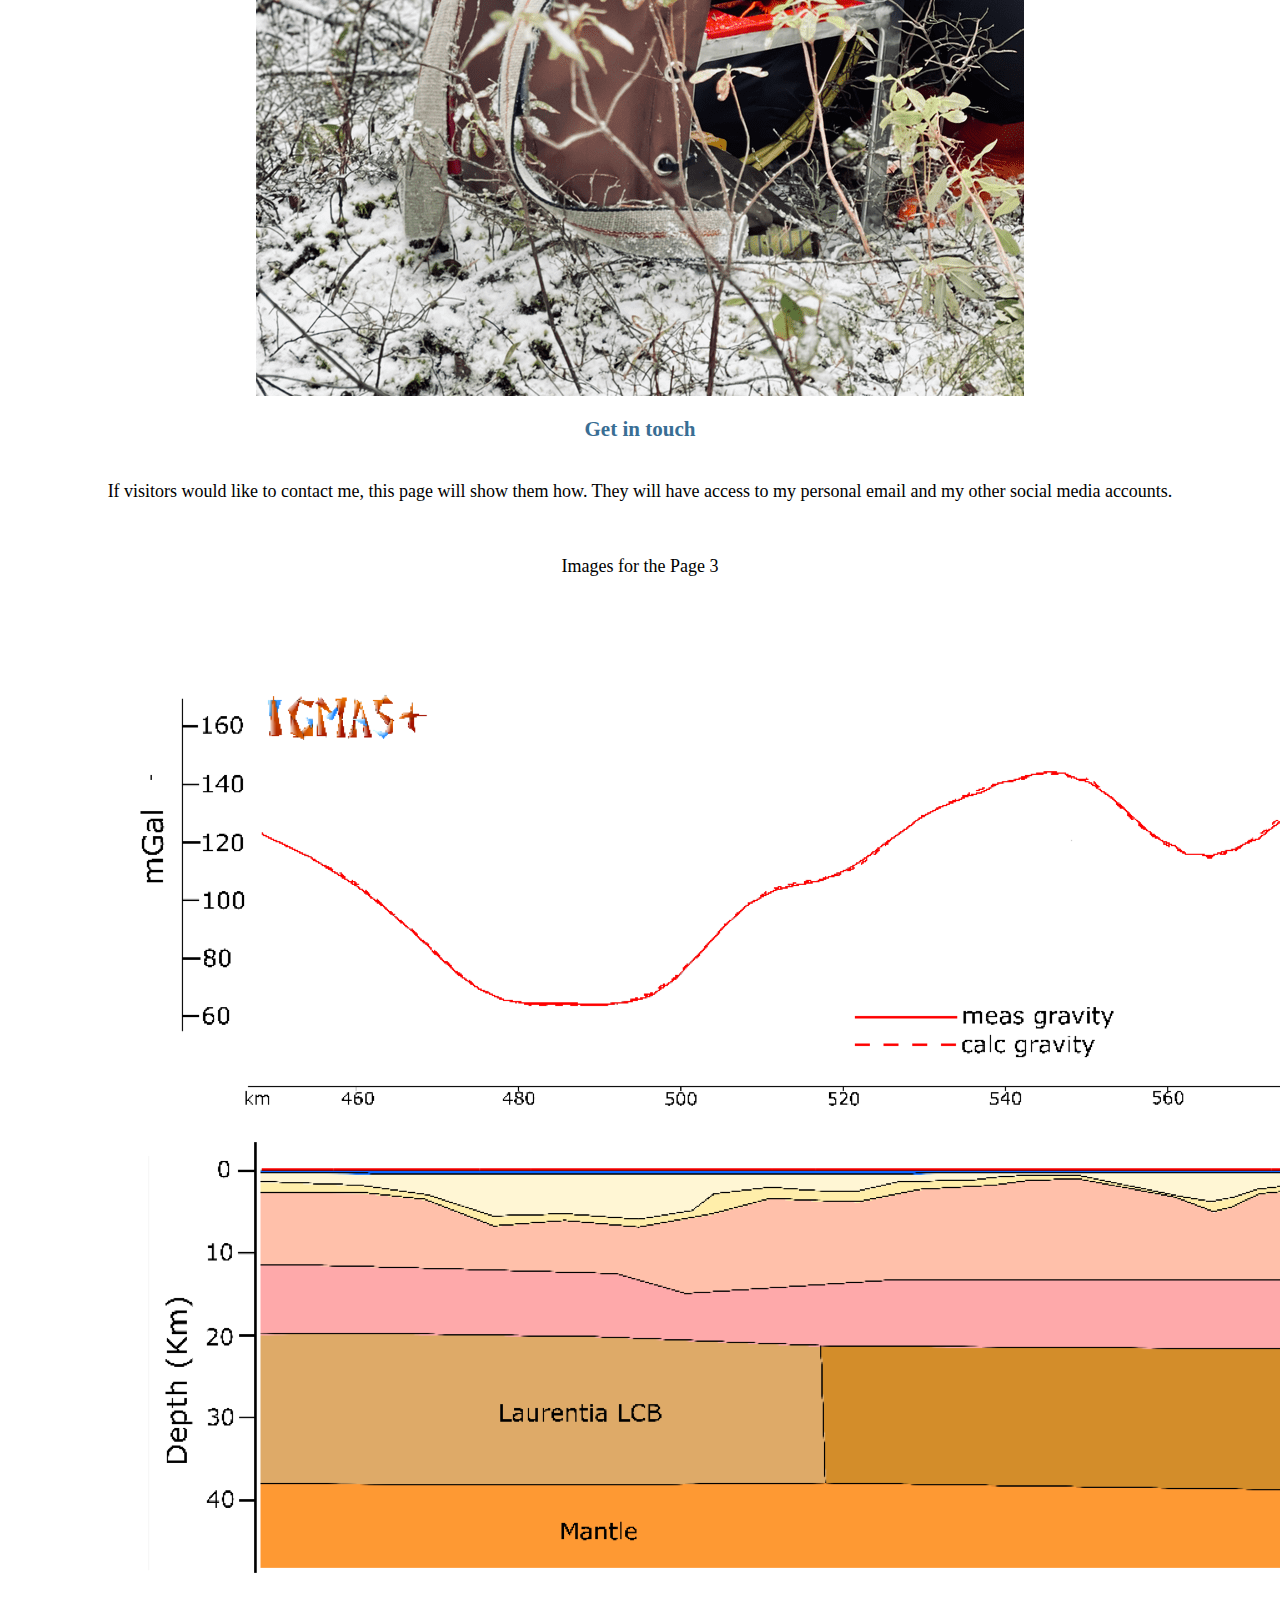
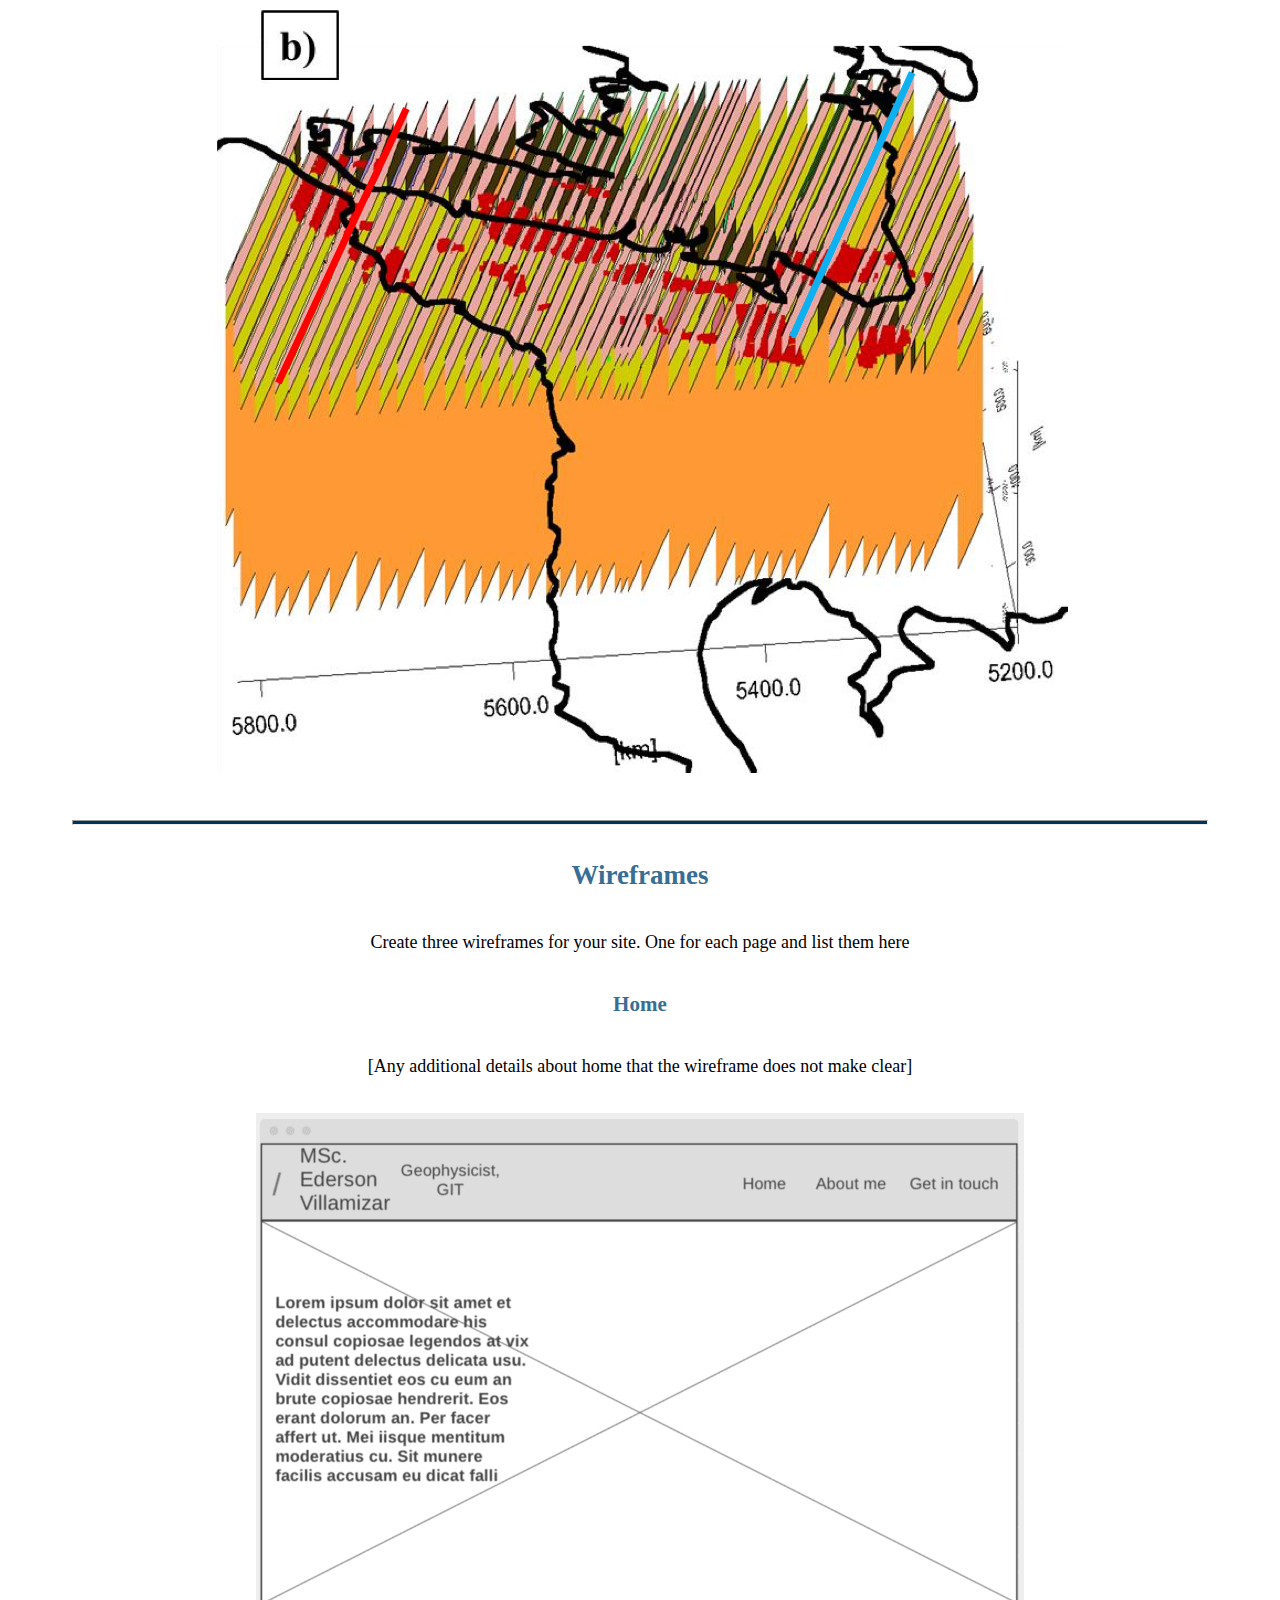
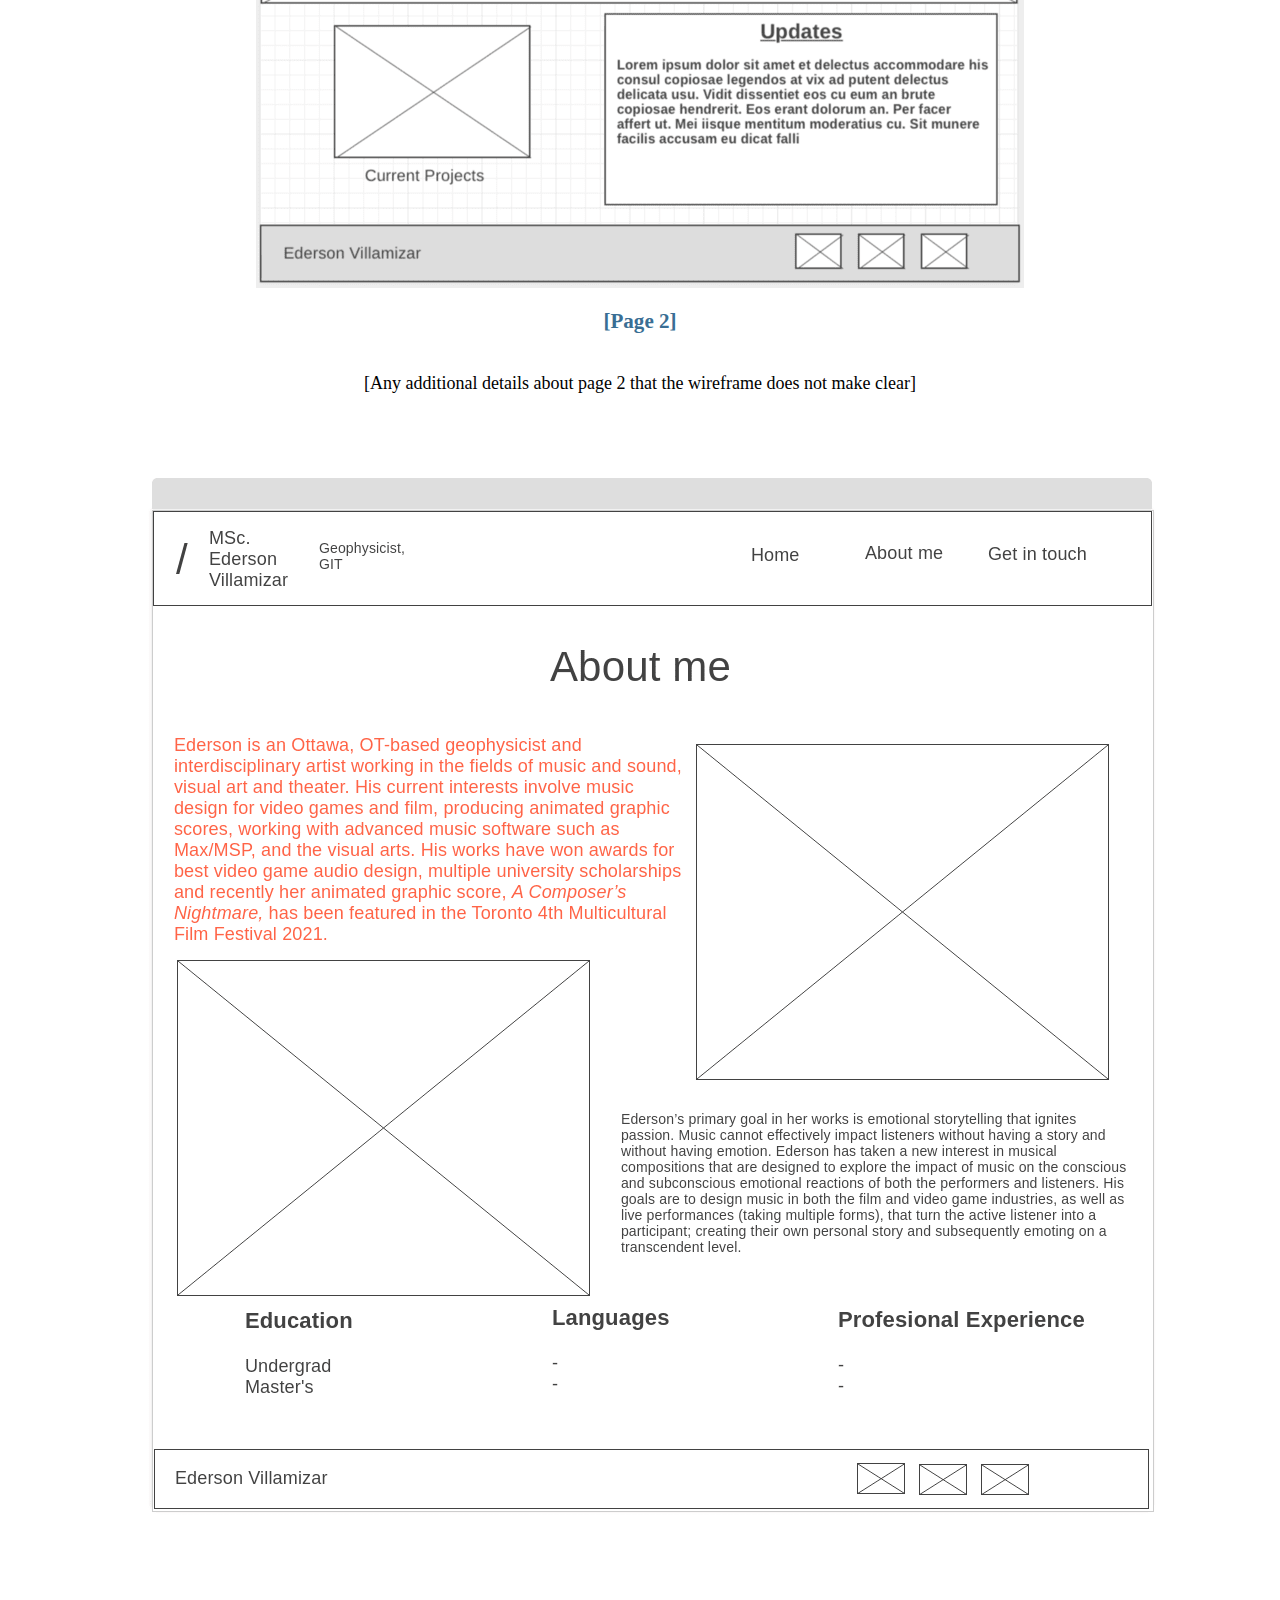
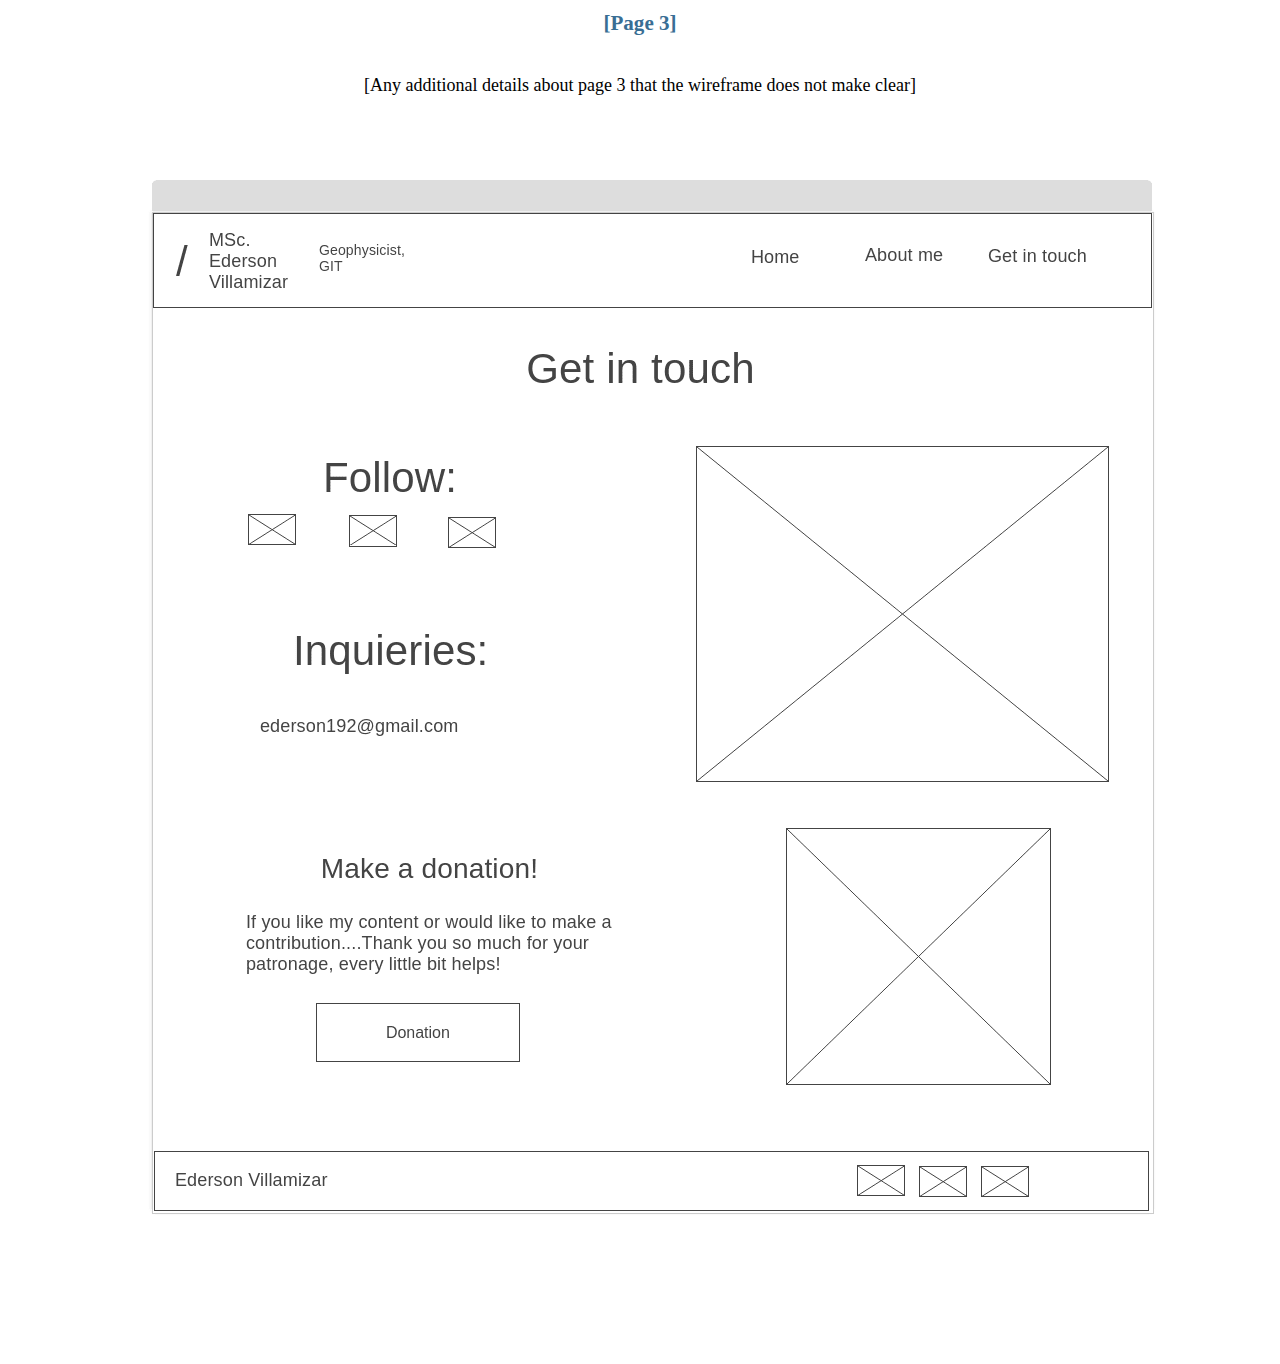
<file: psp/site-plan.html>
<!DOCTYPE html>
<html lang="en-us">
    
  <head>
    <meta charset="utf-8">
    <title>Site Plan</title>
    <link type="text/css" rel="stylesheet" href="styles/site-plan.css">
  </head>

  <body>
    <header>
      <h1>My personal Website Site Plan</h1>
      <h2>Ederson Villamizar</h2>
      <h2>WDD 130-online</h2>
      <!-- In the header above, add the name or your site, your name and class number. For example if you are in section 3 you would put WDD 130.03 -->
    </header>
    <main>

      <!-- ------------------------Steps 2-3------------------------------ -->
      <hr>
      <h2>Overview</h2>
      <h3>Purpose</h3>
      <p>Do you own a cellphone? a computer or a car? Did you know that any modern technology carries precious metals and minerals? 
          More than one-half of all the components in a mobile device are made from mine and semi-processed materials. 
          My job is to make sure mining companies find those materials in the subsurface through my expertise in geophysical methods. 
          I want my website to promote my research in geoscience and professional experience. 
          I want to share my passion for what I do and I would love to grow my connections. </p>  <!-- change this -->


      <h3>Audience</h3>
      <p>During the most restrictive part of the pandemic, networking was very limited to only social media. This affected me career tremendously. 
          I had recently graduated with a masters degree and it was very difficult to make contacts that could point me in the right direction. 
          However, I also realized that having a website is a good place to direct people when they want to know more about you and it creates more networking opportunities.
           My ideal audience are anyone that lands in my page. They are professionals or students in my field that may have professional advices or future projects where I could be included. </p>  <!-- change this -->

      <hr>
      <h2>Branding</h2>
      <h3>Website Logo</h3>
      <!-- Replace this with some sort of logo for your site.  A logo can be as simple as the name of your site in a nice font :) -->
      <img src="images/mylogo.png" alt="Logo image">
      <hr>
      <h2>
        Style Guide
      </h2>

      <!-- ------------------------Steps 4-8------------------------------ -->

      <h3>
        Color Palette
      </h3>
      <!--  The colors you choose for a website are one of the most important decisions you will make. Follow the instructions on the activity in iLearn then return and replace the color codes below with the hex color codes (the 6 digit numbers that show at the bottom of each color) for the colors you have chosen below.  You should have at least 2 colors but do not have to fill in all 4 if you do not need them.  -->

      <!-- Copy and paste the URL to your finished palette below Make sure to paste it into both spots -->
      Palette URL: <a href="https://coolors.co/palette/ffffff-00171f-003459-007ea7-00a8e8" target="_blank">https://coolors.co/palette/ffffff-00171f-003459-007ea7-00a8e8</a>


      <table class="colors">
        <tr><th>Primary</th><th>Secondary</th><th>Accent 1</th><th>Accent 2</th></tr>
        <!-- Replace the numbers in the boxes below with your hex color codes. Then switch to the site-plan.css file and change your colors there as well. -->
        <tr><td class="primary">[#FFFFFF]</td><td class="secondary">[#00171F]</td><td class="accent1">[#003459]</td><td class="accent2">[#007EA7]</td></tr>
      </table>

      <!-- ------------------------Step 9------------------------------ -->

      <h3>
        Typography
      </h3>
      <!-- Choose a font for your paragraphs (body copy) and headlines. What font(s) have you chosen? Why did you choose what you did?  Make sure to review the list of web safe fonts at W3Schools.org as a starting point.  Think also about which of your colors above you might use for background and font colors. -->

      <h4>
        Heading Font: Open Sans Medium 500  <!-- change this -->
      </h4>
      <h4>
        Paragraph Font: Open Sans Light 300 Italic  <!-- change this -->
      </h4>
      <h3>
        Normal paragraph example
      </h3>
      <p>
        Lorem ipsum dolor sit amet, consectetur adipiscing elit, sed do eiusmod tempor incididunt ut labore et dolore magna aliqua. Ut enim ad minim veniam, quis nostrud exercitation ullamco laboris nisi ut aliquip ex ea commodo consequat. Duis aute irure dolor in reprehenderit in voluptate velit esse cillum dolore eu fugiat nulla pariatur. Excepteur sint occaecat cupidatat non proident, sunt in culpa qui officia deserunt mollit anim id est laborum.
      </p>
      <h3>
        Colored paragraph example
      </h3>
      <p class="colored">
        Lorem ipsum dolor sit amet, consectetur adipiscing elit, sed do eiusmod tempor incididunt ut labore et dolore magna aliqua. Ut enim ad minim veniam, quis nostrud exercitation ullamco laboris nisi ut aliquip ex ea commodo consequat. 
      </p>

      <!-- ------------------------Step 10------------------------------ -->

      <h3>
        Navigation
      </h3>
      <!-- Think about how you want your navigation bar to look. In the site-plan.css file change the colors to your colors to get the look you desire. --> 
      <nav>
        <a href="#">Home</a>
        <a href="#">About me</a>
        <a href="#">Get in touch</a>
      </nav>
      <hr>
      <h2>
        Site Map
      </h2>
      <div class="sitemap">
        <div class="sm-home">
          Home
        </div>
        <div class="sm-page2">
          About me <!-- change this -->
        </div>
        <div class="sm-page3">
          Get in touch  <!-- change this -->
        </div>

        <div class="top">
          &nbsp;
        </div>
        <div class="left">
          &nbsp;
        </div>
        <div class="right">
          &nbsp;
        </div>

      </div>

      <!-- --------Content Section -------------- -->
      <hr>
      <h2>
        Content
      </h2>
      <h3>Home page</h3>
      <p>
        This is the first page people will see when they land in my page. Generally, their motivation to click in my website is to know more about me. 
        There won't be much text in this section. However, I want people to have a good first impression and I also want them to locate me through the main picture. 
        Additionally, this first page will serve as a mother page that guides visitors to either know more about me, get in contact with me or get to know about my last projects.
        This section of my website will also inform inform my visitors about my last steps regarding my professional career. 

      </p>
      <p>Images for the Home page</p>
        <img src="./images/computerbackground.png" alt="image for homepage">

        <img src="./images/coding.png" alt="image for homepage">

      </ul>
      <h3>About me</h3>
      <p>
        About me is my resume, written as a storytelling. You will find information about my education, awards and job positions I've held. 
        This section is intended to show my credentials and support my credibility as a professional. 
      </p>
      <p>Images for the Page 2</p>
        <img src="./images/image1.png" alt="image for homepage">
        <img src="./images/image4.png" alt="image for page">

      </ul>
      <h3>Get in touch</h3>
      <p>
        If visitors would like to contact me, this page will show them how. They will have access to my personal email and my
        other social media accounts. 
      </p>
      <p>Images for the Page 3</p>
        <img src="./images/image2.png" alt="image for page3">
        <img src="./images/image3.png" alt="image for page3">

      </ul>
      <hr>
      <h2>
        Wireframes
      </h2>
      <p>
        Create three wireframes for your site. One for each page and list them here</p>

      <h3>Home</h3>
      <p>         
        [Any additional details about home that the wireframe does not make clear]
      </p>
      <img src="./images/template_home.png" alt="home page wireframe">

      <h3>[Page 2]</h3>
      <p>         
        [Any additional details about page 2 that the wireframe does not make clear]
      </p>
      <img src="./images/Homepage.png" alt="About me wireframe">

      <h3>[Page 3]</h3>
      <p>         
        [Any additional details about page 3 that the wireframe does not make clear]
      </p>
      <img src="./images/Get-in-touch-2.png" alt="Get in touch wireframe">
    </main>
  </body>

</html>
</file>
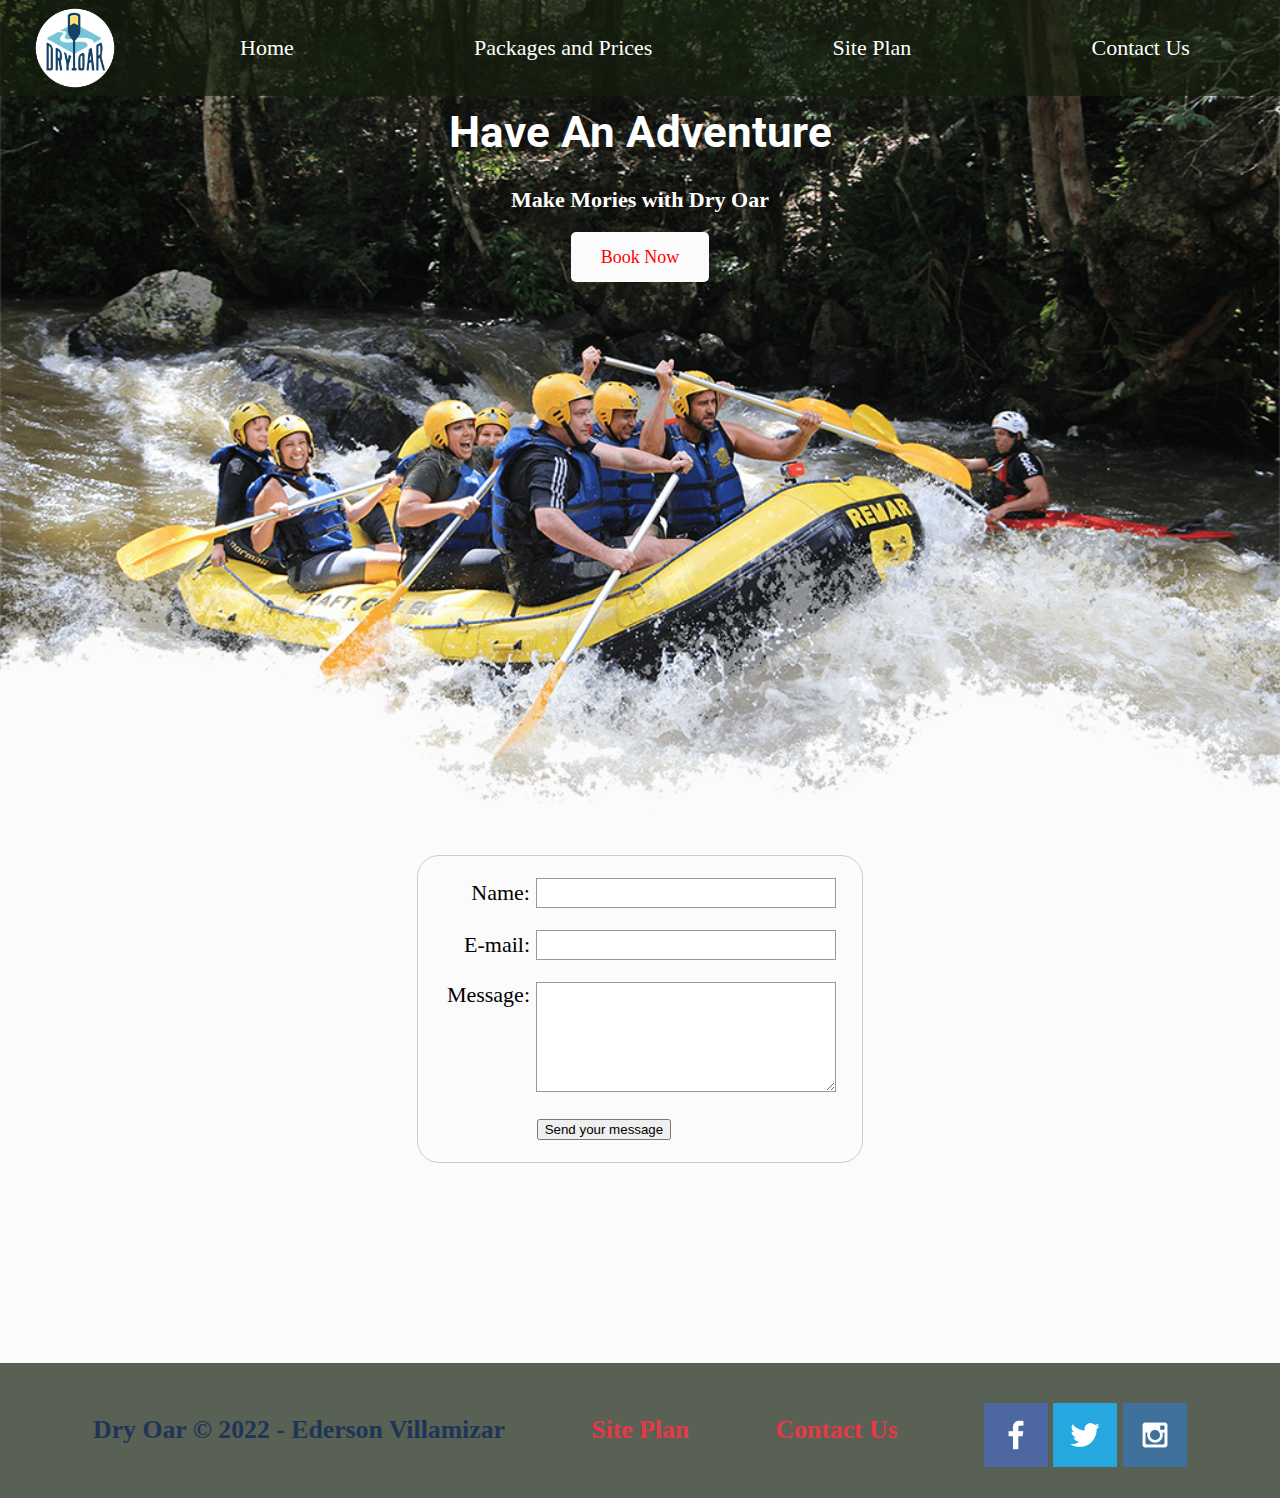
<file: wwr/contactus.html>
<!DOCTYPE html>
<html lang="en">
<head>
    <meta charset="UTF-8">
    <meta http-equiv="X-UA-Compatible" content="IE=edge">
    <meta name="viewport" content="width=device-width, initial-scale=1.0">
    <link rel="stylesheet" href="styles/style.css">
    <title>Contact Us</title>

    <style>
        #feedback {
            background-color: antiquewhite;
            position: absolute;
            top: 0;
            left: 0;
            right: 0;
            padding: .5em;
            /* make this element invisible until we are ready for it */
            display: none;       
        }
        .moveDown {
            margin-top: 3em;
        }
        
        form {
        /* Center the form on the page */
        margin: 0 auto;
        width: 400px;
        /* Form outline */
        padding: 1em;
        border: 1px solid #CCC;
        border-radius: 1em;
        }

        ul {
        list-style: none;
        padding: 0;
        margin: 0;
        }

        form li + li {
        margin-top: 1em;
        }

        label {
        /* Uniform size & alignment */
        display: inline-block;
        width: 90px;
        text-align: right;
        }

        input,
        textarea {
        /* To make sure that all text fields have the same font settings
            By default, textareas have a monospace font */
        font: 1em sans-serif;

        /* Uniform text field size */
        width: 300px;
        box-sizing: border-box;

        /* Match form field borders */
        border: 1px solid #999;
        }

        input:focus,
        textarea:focus {
        /* Additional highlight for focused elements */
        border-color: #000;
        }

        textarea {
        /* Align multiline text fields with their labels */
        vertical-align: top;

        /* Provide space to type some text */
        height: 5em;
        }

        .button {
        /* Align buttons with the text fields */
        padding-left: 90px; /* same size as the label elements */
        }

        button {
        /* This extra margin represent roughly the same space as the space
            between the labels and their text fields */
        margin-left: .5em;
        }

    </style>
</head>

<body>
    <div id="content">

        <header>
            <a id="logo_link" href="index.html"> 
                <img class="logo" src="images/logo.png" alt="Dry Oar Logo">
            </a>
            <nav>
                <a href="index.html">Home</a>
                <a href="packages-prices.html">Packages and Prices </a>
                <a href="site-plan-rafting.html">Site Plan</a>
                <a href="contactus.html">Contact Us</a>
            </nav>

        </header>
        
        <div id="hero">
            <div id="hero-box">
                <img id="hero-img" src="images/hero.png" alt="People enjoying rafting">
            </div>
    
        <section id="hero-msg">
            <h1 class="home-title">Have An Adventure</h1>
            <h4> Make Mories with Dry Oar </h4>
            <div class="button-box">
                <a class="book" href="rates.html">Book Now</a>
            </div>
        </section>
    
         </div>
        
     <main>
        <div id="feedback"></div>
        <form action="/my-handling-form-page" method="post">
            <ul>
             <li>
               <label for="name">Name:</label>
               <input type="text" id="name" name="user_name">
             </li>
             <li>
               <label for="mail">E-mail:</label>
               <input type="email" id="mail" name="user_email">
             </li>
             <li>
               <label for="msg">Message:</label>
               <textarea id="msg" name="user_message"></textarea>
             </li>
             <li class="button">
                <button type="submit">Send your message</button>
             </li>
            </ul>
           </form>
  
     </main>
          
    
     <script>
        // get the feedback div element so we can do something with it.
        const feedbackElement = document.getElementById('feedback');
        // get the form so we can read what was entered in it.
        const formElement = document.forms[0];
        // add a 'listener' to wait for a submission of our form. When that happens run the code below.
        formElement.addEventListener('submit', function(e) {
            // stop the form from doing the default action.
            e.preventDefault();
            // set the contents of our feedback element to a message letting the user know the form was submitted successfully. Notice that we pull the name that was entered in the form to personalize the message!
            feedbackElement.innerHTML = 'Hello '+ formElement.user_name.value +'! Thank you for your message. We will get back with you as soon as possible!';
            // make the feedback element visible.
            feedbackElement.style.display = "block";
            // add a class to move everything down so our message doesn't cover it.
            document.body.classList.toggle('moveDown');
        });
    </script>
              
     <footer>
        <h3>Dry Oar &copy; 2022 - Ederson Villamizar</h3>
        <h3><a href="site-plan-rafting.html">Site Plan</a></h3>
        <h3><a href="contactus.html">Contact Us</a></h3>
        <div class="social">
            <a href="https://facebook.com" target="_blank">
                <img src="images/facebook.png" alt="fb icon">
            </a>
            <a href="https://twitter.com" target="_blank">
                <img src="images/twitter.png" alt="twitter icon">
            </a>
            <a href="https://instagram.com" target="_blank">
                <img src="images/instagram.png" alt="instagram icon">
            </a>
        </div>
    
     </footer>
    </div>

    
</body>
</html>
</file>
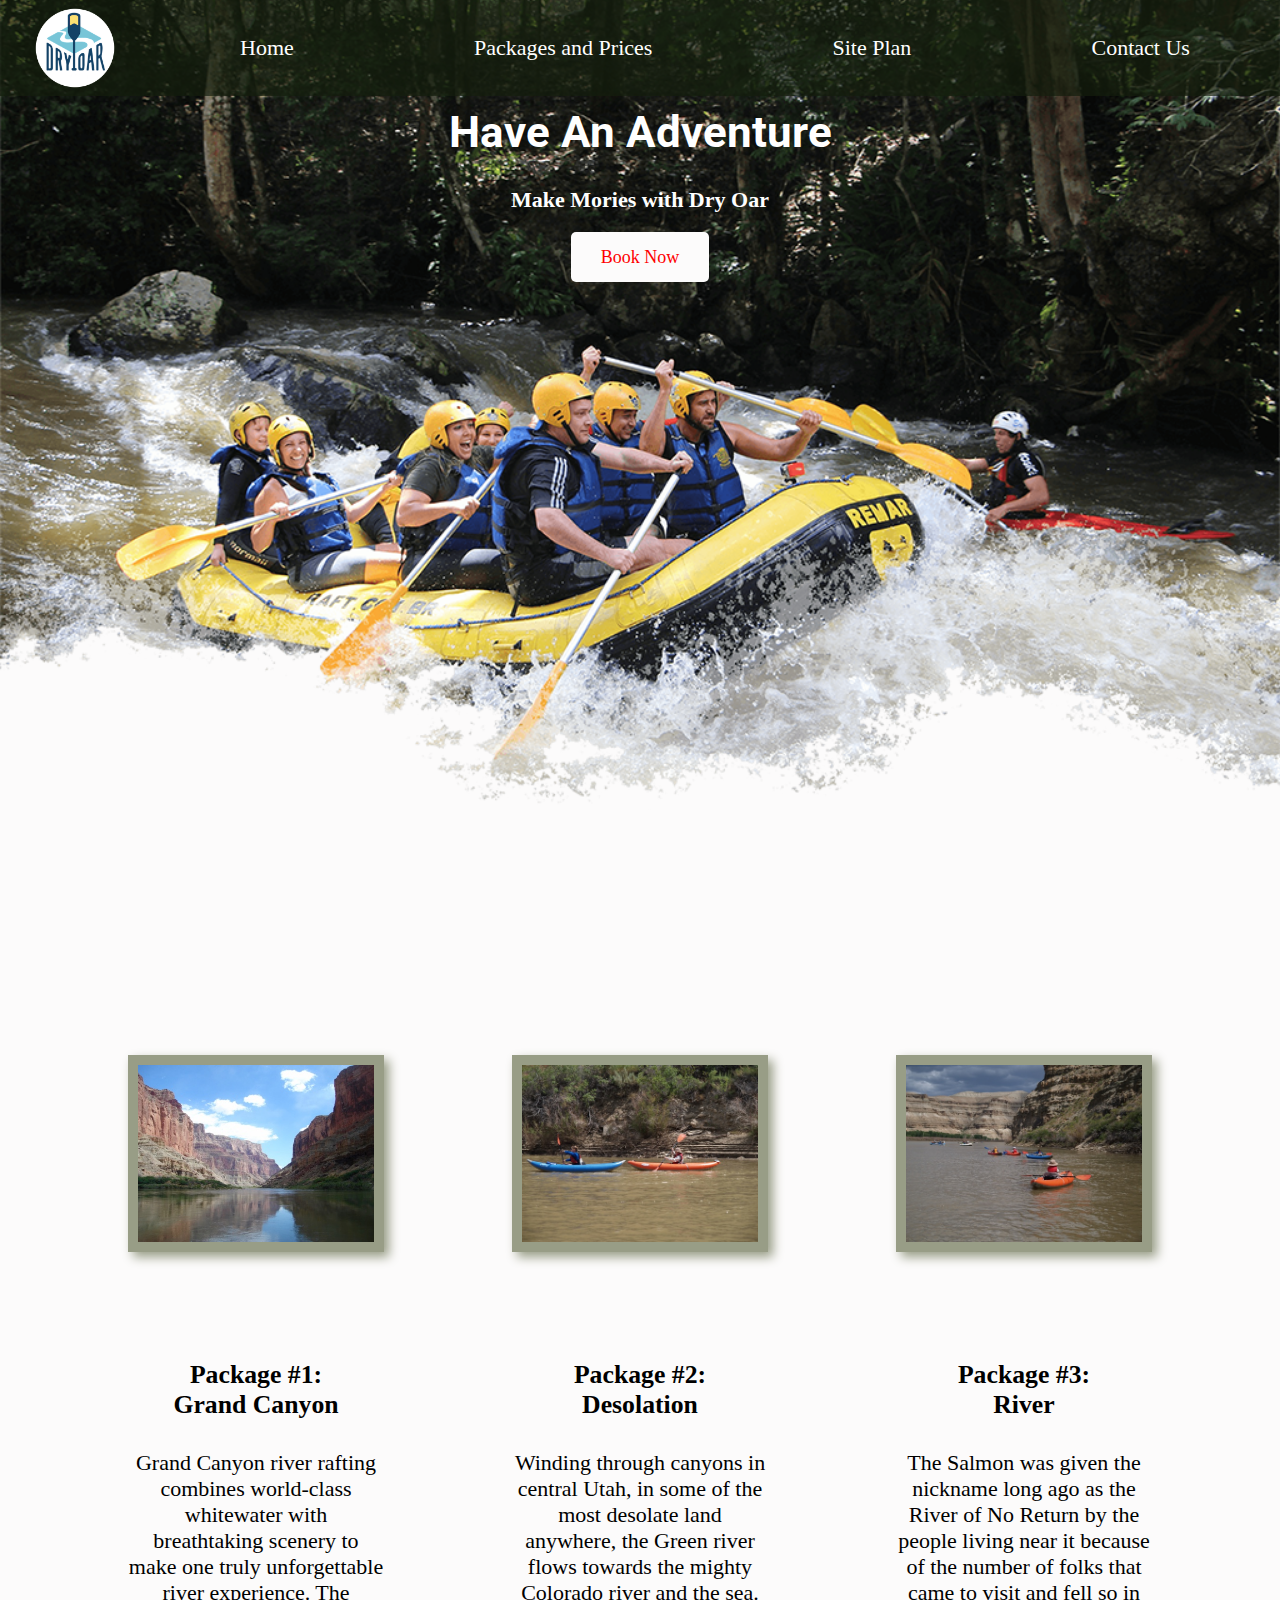
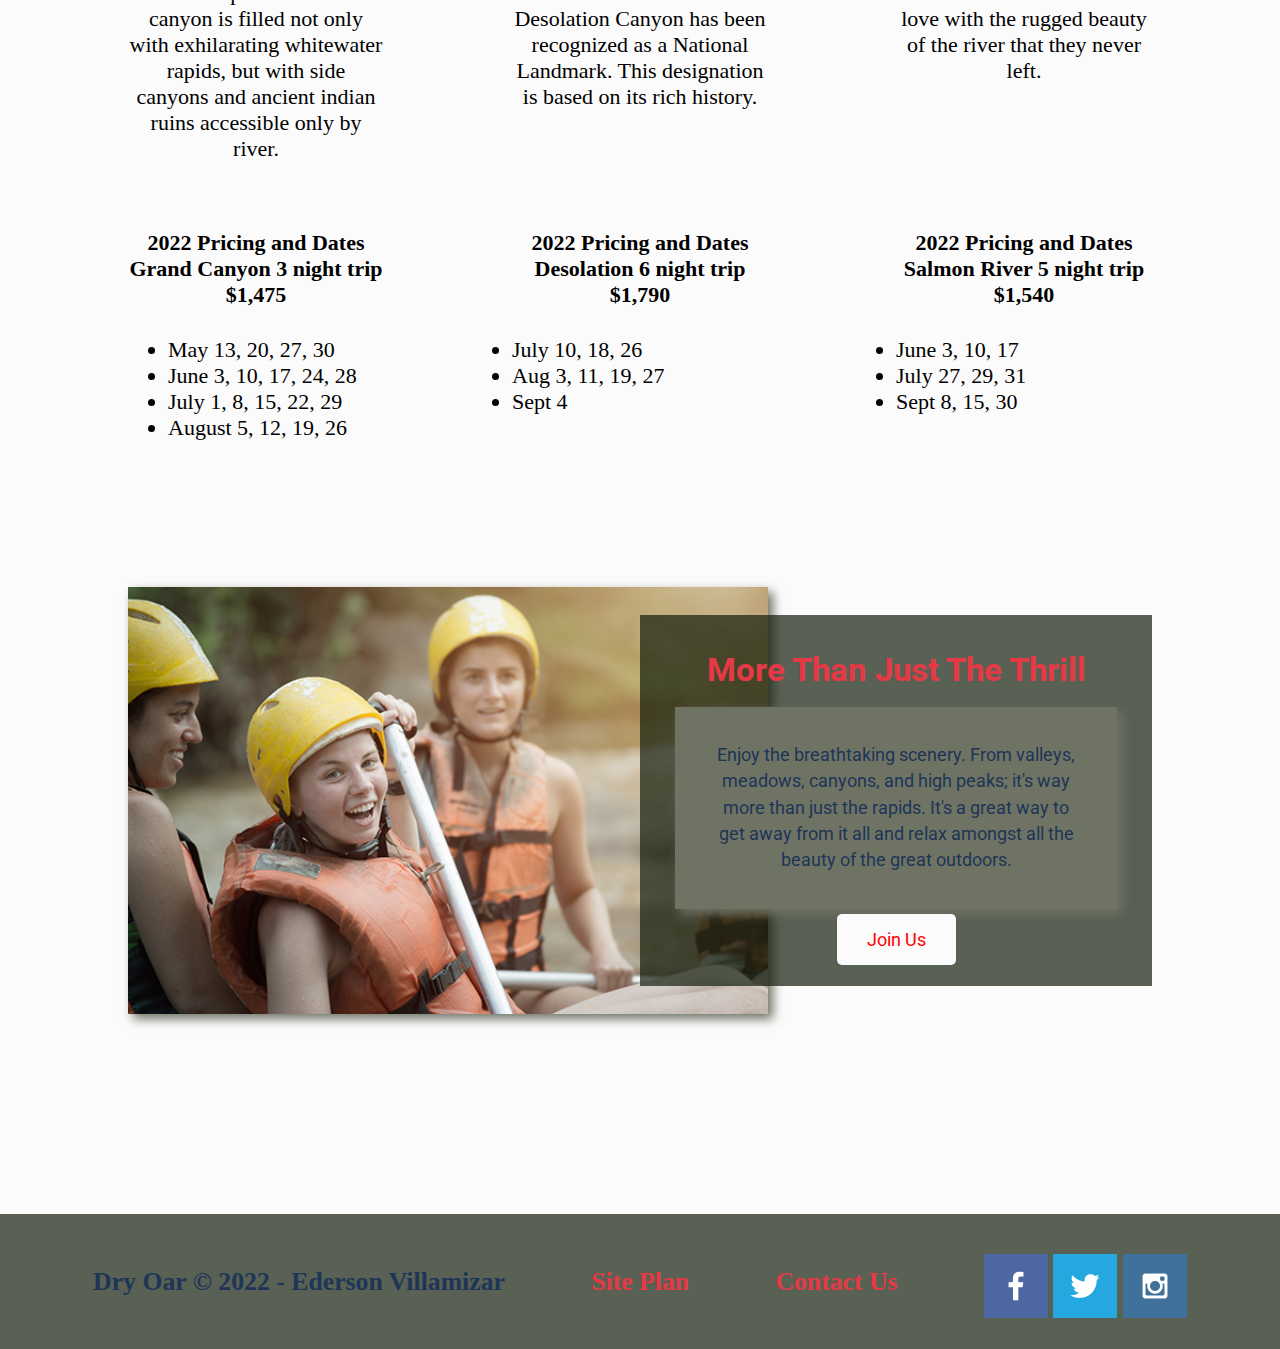
<file: wwr/packages-prices.html>
<!DOCTYPE html>
<html lang="en">
<head>
    <meta charset="UTF-8">
    <meta http-equiv="X-UA-Compatible" content="IE=edge">
    <meta name="viewport" content="width=device-width, initial-scale=1.0">
    <link rel="stylesheet" href="styles/style.css">
    <title>Whitewater Rafting Vacations | Dry Oar Boating | Home</title>
</head>

<body>
    <div id="content">

        <header>
            <a id="logo_link" href="index.html"> 
                <img class="logo" src="images/logo.png" alt="Dry Oar Logo">
            </a>
            <nav>
                <a href="index.html">Home</a>
                <a href="packages-prices.html">Packages and Prices </a>
                <a href="site-plan-rafting.html">Site Plan</a>
                <a href="contactus.html">Contact Us</a>
            </nav>

        </header>
        
        <div id="hero">
            <div id="hero-box">
                <img id="hero-img" src="images/hero.png" alt="People enjoying rafting">
            </div>
    
        <section id="hero-msg">
            <h1 class="home-title">Have An Adventure</h1>
            <h4> Make Mories with Dry Oar </h4>
            <div class="button-box">
                <a class="book" href="rates.html">Book Now</a>
            </div>
        </section>
    
         </div>
        
     <main class="home-grid">
        <section class="rivers-card cards">
            <div class="cards__img-cnt">
                 <img class="card-img border" src="./images/river-narrow.jpeg" alt="arizona">
            </div>

            <div class="cards__title">
                <h3>Package #1:<br>Grand Canyon </h3>
            </div>
            <div class="cards__content">
                <p> Grand Canyon river rafting combines world-class whitewater with breathtaking scenery to make one truly unforgettable river experience. The canyon is filled not only with exhilarating whitewater rapids, but with side canyons and ancient indian ruins accessible only by river.</p>
            </div>
            <div class="cards__prices">
                <h4>2022 Pricing and Dates Grand Canyon 3 night trip<br>$1,475</h4>
                <ul>
                    <li>May 13, 20, 27, 30</li>
                    <li>June 3, 10, 17, 24, 28</li>
                    <li>July 1, 8, 15, 22, 29</li>
                    <li>August 5, 12, 19, 26</li>
                </ul>
            </div>
        </section>

        <section class="camping-card cards">
            <div class="cards__img-cnt">
                <img class="card-img border" src="./images/deso-2kayaks.jpeg" alt="utah">
            </div>

            <div class="cards__title">
                <h3>Package #2: <br> Desolation</h3>
            </div>
            <div class="cards__content">
                <p>Winding through canyons in central Utah, in some of the most desolate land anywhere, the Green river flows towards the mighty Colorado river and the sea. Desolation Canyon has been recognized as a National Landmark.  This designation is based on its rich history. </p>
            </div>
            <div class="cards__prices">
                <h4>2022 Pricing and Dates Desolation 6 night trip<br>$1,790</h4>
                <li>July 10, 18, 26 </li>
                <li>Aug 3, 11, 19, 27</li>
                <li>Sept 4</li>
        </section>

        <section class="rapids-card cards">
            <div class="cards__img-cnt">
                <img class="card-img border" src="./images/deso-boats.jpeg" alt="idaho">
            </div>

            <div class="cards__title">
                <h3>Package #3: <br> River</h3>
            </div>

            <div class="cards__content">
                <p>The Salmon was given the nickname long ago as the River of No Return by the people living near it because of the number of folks that came to visit and fell so in love with the rugged beauty of the river that they never left.</p>
            </div>

            <div class="cards__prices">
                <h4>2022 Pricing and Dates Salmon River 5 night trip<br>$1,540</h4>
                <li> June 3, 10, 17</li>
                <li>July 27, 29, 31</li>
                <li>Sept 8, 15, 30</li>
            </div>
            
        </section> 


        <div id="backgroud"></div>
        <img class="mountains" src="images/smile.png" alt="Misty mountains">
        <section class="msg">
            <h2>More Than Just The Thrill</h2>
            <p>Enjoy the breathtaking scenery. From valleys, meadows, canyons, and high peaks; it's way more than just the rapids. It's a great way to get away from it all and relax amongst all the beauty of the great outdoors. </p>
            <a class='join' href="rivers.html">Join Us</a>
        </section>
     </main>
          
     <footer>
        <h3>Dry Oar &copy; 2022 - Ederson Villamizar</h3>
        <h3><a href="site-plan-rafting.html">Site Plan</a></h3>
        <h3><a href="contactus.html">Contact Us</a></h3>
        <div class="social">
            <a href="https://facebook.com" target="_blank">
                <img src="images/facebook.png" alt="fb icon">
            </a>
            <a href="https://twitter.com" target="_blank">
                <img src="images/twitter.png" alt="twitter icon">
            </a>
            <a href="https://instagram.com" target="_blank">
                <img src="images/instagram.png" alt="instagram icon">
            </a>
        </div>
    
     </footer>
    </div>

    
</body>
</html>
</file>
<file: psp/styles/style.css>
* {
    box-sizing: border-box;
    margin: 0;
}

:root {
    --accent-1: #007ea7;
    --accent-1-t: rgba(23, 100, 126, 0.8);
    --white: #FFF;
    --shadow: #747373;
}

h1, h2, h3 ,h4 ,h5, h6 {
    font-family:'Open Sans', sans-serif;
    font-weight: 500;
}

p, a, li {
    font-family: 'Open Sans', sans-serif;
    font-weight: 300;
    font-style: italic;
}

a {
    text-decoration: none;
    color: var(--white);
}

header {
    display: grid;
    grid-template-columns: 15% 20% 30% 35%;
    position: fixed;
    top: 0;
    z-index: 1;
    width: 100%;
    justify-content: center;
    align-items: center;
    background-color: var(--accent-1-t);
    color: var(--white);
    padding: 5px 0;
}

header a {
    grid-column: 1 / 2;
    position: relative;
    /* width: 100%; */
}

header a.active {
    border-bottom: 1px solid var(--white);
}

header nav a::after {
    content: "";
    border-top: 1px solid var(--white);
    display: block;
    transform: scaleX(0);
    transition: .3s;
    position: absolute;
    width: 100%;
}

header nav a:hover::after {
    transform: scaleX(1);
}

header a img.logo {
    width: 73%;
    padding-left: 2rem;
    min-width: 180px;
    /* height: 120px; */
    object-fit: cover;
}

header h2 {
    grid-column: 2 / 3;
    padding-left: 1rem;
    font-size: 1rem;
}

header nav {
    grid-column: 4 / 5;
    display: flex;
    justify-content: space-around;
    font-size: 1.2rem;
}


/*------------ Here begins the footer ------------*/

footer {
    display: grid;
    background-color: #E7E7E7;
    grid-template-columns: auto auto;
    justify-content: space-around;
    align-items: center;
    margin: 40px auto 0;
    padding: 15px 0;
}

.social a img, main#main-get > section img.social-img {
    border-radius: 50%;
    padding: 0 6px;
    max-width: 65px ;
}

main {
    /* max-width: 950px; */
    margin: auto;
}

/*------------- main pages --------------*/

main#main-get, main#main-about {
    max-width: 950px;
    margin: 150px auto auto;
}

/*---------- main content of the home page  --------*/

main#home-main {
    display: grid;
    grid-template-rows: 1fr auto;
    grid-template-columns: 1fr;
}

#home-gal {
    position: relative;
    display: flex;
    align-items: center;
}

#home-gal__img {
    width: 100%;
}

#home-gal__img img {
    width: 100%;
}

.home-gal__text {
    position: absolute;
    color: var(--white);
    font-size: 1.6rem;
    text-shadow: 2px 5px 5px #000;
    width: 25%;
    margin: 50px;
}

div.main-info {
    display: grid;
    grid-template-columns: 50% 50%;
    margin: 150px auto 100px;
    width: 90%;
    max-width: 1200px;
    height: 600px;
}

div.main-info > section.main-project {
    display: grid;
    grid-template-columns: 100%;
    grid-template-rows: 50% auto;
    height: 600px;
    text-align: center;
}

.main-info img.imagen1 {
    grid-row: 1 / 2;
    justify-self: center;
}


.main-project img {
    height: 95%;
    object-fit: cover;
}

.main-project h5 {
    padding: 2rem 0;
    font-size: 1.3rem;
}

.main-project p {
    padding: 0 3rem;
}

.main-updates{
    display: grid;
    padding: 20px 40px;
    background-color: var(--accent-1);
}

.main-updates h2 {
    margin: 20px auto 50px;
    text-align: center;
}

.main-updates ul {
    text-align: left;
}


/*------------------ About me -----------------*/

main#main-about {
    display: grid;
    grid-template-columns: 40% 1fr 40%;
    column-gap: 25px;
    row-gap: 30px;
    grid-template-areas: 
    "a a a"
    "b b c"
    "d e c"
    "d f f"
    "g g g";   
}

main#main-about h1{
    grid-area: a;
    text-align: center;
}

main#main-about p {
    text-align: justify;
}

main#main-about img{
    width: 100%;
    max-height: 500px;
    object-fit: cover;
}

p.about-first-art {
    grid-area: b;
}

img.about-first-art {
    grid-area: c;
}

p.about-second-art {
    grid-area: f;
    margin-right: 20px;
}

img.about-second-art {
    grid-area: d;
}

section.about-atributes {
    grid-area: g;
    display: grid;
    grid-template-columns: repeat(3, 1fr);
}
/* section.about-atributes section {
    margin-left: 25px;
} */


/*--------------- get in touch -----------------*/

main#main-get {
    display: grid;
    grid-template-rows: 250px 1fr 1fr;
    text-align: center;
}

main#main-get > h1 {
    grid-row: 1 / 2;
    font-size: 40px;
    margin: 80px auto 50px;
}

.main-get-1 {
    grid-row: 2 / 3;
}
.main-get-2 {
    grid-row: 3 / 4;
}

main#main-get > section  {
    display: grid;
    grid-template-columns: 1fr 1fr; 
    grid-template-areas: "a b";
    place-items: center;
    
}

.main-get-2 {
    margin-top: 40px;
}

main#main-get > section > section {
    height: fit-content;
}

main#main-get > section img {
    max-width: 100%;
    object-fit: cover;
}

.main-get-1 > section, .main-get-2 > section {
    grid-area: a;
}

.main-get-1 > img,.main-get-2 > img {
    grid-area: b;
}

.main-get__section h2 {
    font-size: 30px;
    font-weight: 600;
}

.get-touch__h2 {
    padding-top: 50px;
}

a.book button {
    padding: .7rem 2.2rem;
    background-color: var(--accent-1);
    border: 1px solid var(--accent-1);
    color: var(--white);
    border-radius: 5px;
    cursor: pointer;
    transition: .3s all;
    margin: 50px auto;
}

a.book button:hover {
    background-color: var(--white);
    color: var(--accent-1);
}
</file>
<file: wwr/styles/style.css>
@import url('https://fonts.googleapis.com/css2?family=Roboto:ital,wght@0,300;1,500&display=swap');


#content {
    max-width: 1600px;
    margin: 0 auto;
}

nav a {
    text-align: center;
    color: white;
    text-decoration: none;
    padding: 35px;
}

#hero-msg h1, #hero-msg h4 {
    text-align: center;
}

.button-box {
    text-align: center;
}

main section {
    text-align: center;
}

#background {
    height: 725px;
}

body {
    background-color: #fcfbfb;
    font-size: 22px; 
    font-size: 'Roboto';
    margin: 0;
    padding: 0;
}

header {
    background-color:rgba(20,30,13, .7);
    display: grid;
    grid-template-columns: 150px auto;
}

nav a:hover {
    background-color: black;
    color: #e63946;
}

.book, .join {
    background-color: #fcfbfb;
    color: red;
    text-decoration: none;
    font-size: 18px;
    padding: 15px 30px;
    margin-top: 50px;
    border-radius: 5px;
}

.book:hover, .join:hover{
    background-color: #fcfbfb ;
    color : red;
}

#background {
    background-color: #fcfbfb;
    grid-column: 1/11;
    grid-row: 4/9;
}
.msg {
    background-color: #fcfbfb;
    font-family: 'Roboto', normal;
    padding: 35px;
    background-color: rgba(20,30,13, .7);
    grid-column: 6/10;
    grid-row: 6/7;
}

footer{
    background-color: rgba(20,30,13, .7);
    padding: 25px 50px;
    margin-top: 200px;
    display: flex;
    justify-content: space-around;
    align-items: center;
}

.home-title {
    color : White;
    font-family: 'Roboto', normal;
    font-size: 2em;
    margin-top: 10px; 
}

h4 {
    color: black;
}

.msg h2{
    color:#e63946;
}

.msg p{
    color:#1d3557;
    font-size: .8em;
    line-height: 1.5em;
    padding-bottom: 15px;
    background-color: #6f7364;
    padding: 35px;
    grid-column: 6/10;
    grid-row: 6/7;
    box-shadow: 5px 5px 10px #6f7364;
    
}
footer h3{
    color:#1d3557;
}
footer a{
    color:#e63946;
    text-decoration: none;
}
footer a:hover{
    color: #1d3557;
}

footer .social img {
    padding-top: 15px;
}

#hero-img{
    width: 100%;
}

.icon {
    width: 80px;
    padding-top: 10px;
}

.logo{
    width: 80px;
}

footer h3 a:hover {
    text-decoration: underline;
}

h2 {
    font-family: 'Roboto', normal;
    margin: 0;
}

#logo_link {
    padding-top: 5px;
}

.rivers-card, .camping-card, .rapids-card {
    margin: 200px 0;
}

.card-img {
    border: 10px solid #d9c2a3;
    transition: transform .5s;
    box-shadow: 5px 5px 10px #6f7364;
}

main section img {
    box-sizing: border-box;
}

nav {
    display: flex;
    justify-content: space-around;
}

#logo_link {
    padding-top: 5px;
    justify-self: center;
    align-self: center;
}

#hero {
    display: grid;
    grid-template-columns: 1fr 3fr 1fr;
    margin-top: -100px; 
}

#hero-box {
    grid-column: 1/4;
    grid-row: 1/3;
    z-index: -1;
}

#hero-msg h4 {
    color: white;
}

#hero-msg {
    grid-column: 2/3;
    grid-row: 1/2;
    margin-top: 100px;
}

/* CARDS STYLING */

.cards {
    display: grid;
    grid-template-rows: 30% 10% 40% 20%;
   
}

.cards__img-cnt {
    width: 100%;
    height: 100%;
}

.cards__content {
    height: auto;
}

.border {
    border: 10px solid #989d86;
    transition: transform .5s;
    box-shadow: 5px 5px 10px #989d86;
}

.cards__img-cnt img {
    width: 100%;
    object-fit: cover;
}

li {
    text-align: left;
}

.home-grid{
    display: grid;
    grid-template-columns: repeat(10, 1fr);
    justify-items: center;
    
}
.card-img, .mountains {
    width: 100%;
}

.rivers-card{
    grid-column: 2/4;
    grid-row: 2/3;
}

.camping-card{
    grid-column: 5/7;
    grid-row: 2/3;
}

.rapids-card{
    grid-column: 8/10;
    grid-row: 2/3;
}

.mountains {
    grid-column: 2/7;
    grid-row: 5/8;
}

.card-img:hover {
    opacity: .6;
    transform: scale(1.1);
}

.mountains {
    width: 100%;
    grid-column: 2/7;
    grid-row: 5/8;
    box-shadow: 5px 5px 10px #6f7364;
}


@media screen and (max-width: 900px) {
    #hero, .home-grid {
        display: block;
        height: auto;
    }
    nav, footer {
        flex-direction: column;
    }
    nav a {
        display: block;
        padding: 15px;
    }
    #hero {
        margin-top: 0;
    }
    #hero-msg {
        margin-top: 0;
    }
    #hero-msg h4 {
        display: none;
    }
    .home-title {
        font-size: 25px;
        color: #6f7364;
    }
    .rivers-card, .camping-card, .rapids-card { 
        margin: 50px auto;
        width: 60%;
    }  

    #background {
        display: none;
    }
    .mountains, .msg {
        width: 80%;
        display: block;
        margin: 0 auto;
    }
    footer {
        margin-top: 25px;
    }
}
</file>
<file: positionstyles.css>
/* CSS - Name: "positionstyles.css" */
/* Activity 1 styles */
.content1 {
  display: grid;
  grid-template-columns: 1fr 1fr;
  justify-items: center;
  grid-gap: 20px;
  /* This is the parent of the activity 1 boxes. */

}
.red1 { 
  width: 100%; 
  height: 100px; 
  background-color: red; 
  grid-column: 1/3;

} 
.green1 {
  width: 200px; 
  height: 200px; 
  background-color: green; 

} 
.yellow1 {
  width: 200px; 
  height: 200px; 
  background-color: gold; 
} 
.blue1 {
  width: 100%; 
  height: 100px; 
  background-color: blue; 
  grid-column: 1/3;
} 
/* Activity 2 styles */ 
.content2 {
  /* This is the parent of the activity 2 boxes. */
  display: grid;
  grid-template-columns: 50px 50px 50px 50px 50px;
  grid-template-rows: 50px 50px 50px 50px 50px;
  justify-items:  center;
}
.red2 {
  width: 100px; 
  height: 100px; 
  background-color: red; 
  grid-row: 1/2;
  
} 
.green2 { 
  width: 100px; 
  height: 100px; 
  background-color: green; 
  grid-row: 2/3;
  grid-column: 2/3;
  
} 
.yellow2 {
  width: 100px; 
  height: 100px; 
  background-color: gold; 
  grid-column: 3/4;
  grid-row: 3/4;
  
} 
.blue2 {
  width: 100px; 
  height: 100px; 
  background-color: blue; 
  grid-column: 4/5;
  grid-row: 4/5;
 
} 
/* Activity 3 styles */ 
.content3 {
  /* This is the parent of the activity 3 boxes. */
  display: grid;
  grid-template-columns: 1fr 1fr;
  grid-column-gap: 80px;
  justify-items: center;
}
.red3 {
  width: 100%;; 
  height: 100px; 
  background-color: red; 
  grid-column: 1/3;
  
} 
.green3 {
  width: 100%; 
  height: 200px; 
  background-color: green;
  
} 
.yellow3 {
  width: 100%; 
  height: 200px; 
  background-color: gold; 
  
} 
.blue3 {
  width: 100%;
  height: 100px; 
  background-color: blue; 
  grid-column: 1/3;
} 
/* Activity 4 styles */ 
.content4 {
  /* This is the parent of the activity 4 boxes. */
  display: grid;
  grid-template-columns: 300px 300px;
  grid-template-rows: 100px 100px 100px;
  justify-items: center;
}
.red4 {
  width: 100%; 
  height: 300px; 
  background-color: red; 
  grid-column: 1/2;
  
} 
.green4 {
  width: 100%; 
  height: 100px; 
  background-color: green; 
  grid-column: 2/3;
  grid-row: 1/2;
} 
.yellow4 {
  width: 100%; 
  height: 100px; 
  background-color: gold; 
  grid-column: 2/3;
  grid-row: 2/3;
} 
.blue4 {
  width: 100%; 
  height: 100px; 
  background-color: blue; 
  grid-column: 2/3;
  grid-row: 3/4;
} 
/* Activity 5 styles */ 
.content5 {
  /* This is the parent of the activity 5 boxes. */
  /* display: grid;
  grid-template-columns: 800px;
  grid-template-rows: 100px 400px 100px; */
  height: 400px;
}
.red5 { 
  width: 800px; 
  height: 100px; 
  background-color: red; 
  /* grid-row: 1/2; */
} 
.green5 { 
  width: 200px; 
  height: 200px; 
  background-color: green; 
  /* grid-row: 2/3; */
  float: left;
} 
.yellow5 {
  width: 800px; 
  height: 250px; 
  background-color: gold; 
  /* grid-row: 2/3; */
  

} 
.blue5 {
  width: 800px; 
  height: 100px; 
  background-color: blue; 
  /* grid-row: 3/4; */
} 
/* Activity 6 styles */ 
.content6 {
  /* This is the parent of the activity 6 boxes. */
  display: grid;
  grid-template-columns: 100px 100px 100px 100px 100px 100px;
  grid-template-rows: 100px 100px 100px 100px 100px 100px;
  
}
.red6 {
  width: 100%; 
  height: 100%; 
  background-color: red; 
  grid-column: 1/5;
  grid-row: 1/3;
  z-index: 1;

} 
.green6 {
  width: 100%; 
  height: 100%; 
  background-color: green; 
  grid-column: 1/3;
  grid-row: 5/7;
  z-index: 3;
} 
.yellow6 {
  width: 100%; 
  height: 100%; 
  background-color: gold; 
  grid-column: 5/7;
  grid-row: 3/7;
  z-index: 4;
} 
.blue6 {
  width: 100%; 
  height: 100%; 
  grid-row: 2/6;
  grid-column: 2/6;
  background-color: blue; 
  z-index: 2;
} 


/* Do not make any changes below here */
.activity {
  width: 70%; 
  margin: 20px auto; 
  font-family: Arial, sans-serif; 
  border: 1px solid black; 
  padding: 10px; 
  clear:both; 
  overflow: auto;
} 

.hint {
  border: 1px solid grey;
  background: #e0e0e0;
  padding: .5em;
  position: relative;
  margin: 1em 0;
}
.hint h3 {
  margin: 0;
}
.hint:hover {
  background: #d0d0d0;
}
.hint > div {
  display: none;
}

.hint input[type=checkbox] {
  position: absolute;
  width: 100%;
  height: 100%;
  opacity: 0;
  z-index: 1;
  cursor: pointer;
}

.hint input[type=checkbox]:checked ~ div {
  display: block;
}

.hint i {
  position: absolute;
  transform: translate(-6px, 0);
  margin-top: 16px;
  right: 10px;
  top: -3px;
}
.hint i:before, .hint i:after {
  content: "";
  position: absolute;
  background-color: black;
  width: 3px;
  height: 9px;
}
.hint i:before {
  transform: translate(2px, 0) rotate(45deg);
}
.hint i:after {
  transform: translate(-2px, 0) rotate(-45deg);
}

.hint input[type=checkbox]:checked ~ i:before {
  transform: translate(-2px, 0) rotate(45deg);
}
.hint input[type=checkbox]:checked ~ i:after {
  transform: translate(2px, 0) rotate(-45deg);
}
.hint a {
  position: relative;
  z-index: 1;
}
</file>
<file: psp/styles/site-plan.css>
/* if you are using any Google fonts change the font names below to your fonts. 
Any spaces in your font name should be replaced with a +. 
Fonts are separated by a | */
@import url('https://fonts.googleapis.com/css2?family=Open+Sans:ital,wght@0,500;1,300&display=swap');

:root {
  /* change the values below to your colors from your palette */
  --primary-color: #FFFFFF;
  --secondary-color: #00171F ;
  --accent1-color: #003459;
  --accent2-color: #007EA7;

  /* change the values below to your chosen font(s) */
  --heading-font: "Medium 500";
  --paragraph-font: "Light 300 Italic";

  /* these colors below should be chosen from among your palette colors above */
  --headline-color-on-white: #396E94;  /* headline on a white background */ 
  --headline-color-on-color: white; /* headlines on a colored background */ 
  --paragraph-color-on-white: #396E94; /* paragraph text on a white background */ 
  --paragraph-color-on-color: white; /* paragraph text on a colored background */ 
  --paragraph-background-color: #396E94  ;
  --nav-link-color: #00171F;
  --nav-background-color: #007EA7;
  --nav-hover-link-color: white;
  --nav-hover-background-color: #396E94;
}


/*  Look around below...but DON'T CHANGE ANYTHING! */

body {
  max-width: 1200px;
  margin: 0 auto;
  padding: 4em;
  font-size: 18px;
  text-align: center;
}
img {
  display: block;
  margin: 0 auto;
}
h1, h2, h3, h4, h5, h6 {
  font-family: var(--heading-font);
  color: var(--headline-color-on-white);
}
h2 {
  text-align: center;
}
hr {
  height: 3px;
  margin: 35px 0;
  background: var(--accent1-color);
}
header {
  padding: 1em;
  text-align: center;
  color: var(--paragraph-color-on-color);
  background-color: var(--paragraph-background-color);
}
header > h1, header > h2 {
  color: var(--headline-color-on-color);
}

p {
  font-family: var(--paragraph-font);
  color: var(--paragraph-color);
  padding: 1em;
}
.colors {
  width: 100%;
  min-width: 350px;
  margin: 30px auto;
  text-align: center;
}
.colors th {
  background-color: #999;
}
.colors td{
  width: 25%;
  height: 3em;
}

.primary {
  background-color: var(--primary-color);
}
.secondary {
  background-color: var(--secondary-color);
}
.accent1 {
  background-color: var(--accent1-color);
}
.accent2{
  background-color: var(--accent2-color);
}

p.colored {
  background-color: var(--paragraph-background-color);
  color: var(--paragraph-color-on-color);
}

nav {
  background-color: var(--nav-background-color);
  line-height: 3em;
  text-align: center;
  font-size: 1.2em;
}
nav  {
  list-style-type: none;
  display: flex;

}
nav a {
  padding:1em;
  min-width: 120px;
  text-decoration: none;
  padding: 10px;

}
nav a:link, nav a:visited {
  color: var(--nav-link-color);
}
nav a:hover {
  color: var(--nav-hover-link-color);
  background-color: var(--nav-hover-background-color);
}

.sitemap {
  display: grid;
  justify-content: center;

  grid-template-columns: repeat(6, 15%);
  grid-template-rows: 3em 1.5em 1.5em 3em;
  grid-template-areas: ". . home home . ."
    ". . . top . ."
    ". left left right right ."
    "page2 page2 . . page3 page3";
}
.sitemap > div {

  text-align: center;

}
.sm-home {
  grid-area: home;
  background-color: #ccc;
  line-height: 3em;
}
.sm-page2 {
  grid-area: page2;
  background-color: #ccc;
  line-height: 3em;
}
.sm-page3 {
  grid-area: page3;
  background-color: #ccc;
  line-height: 3em;
}

.top {
  grid-area: top;
  border-left: 1px solid;
}

.left {
  grid-area: left;
  border-top: 1px solid;
  border-left: 1px solid;
}

.right {
  grid-area: right;
  border-top: 1px solid;
  border-right: 1px solid;
}
</file>
